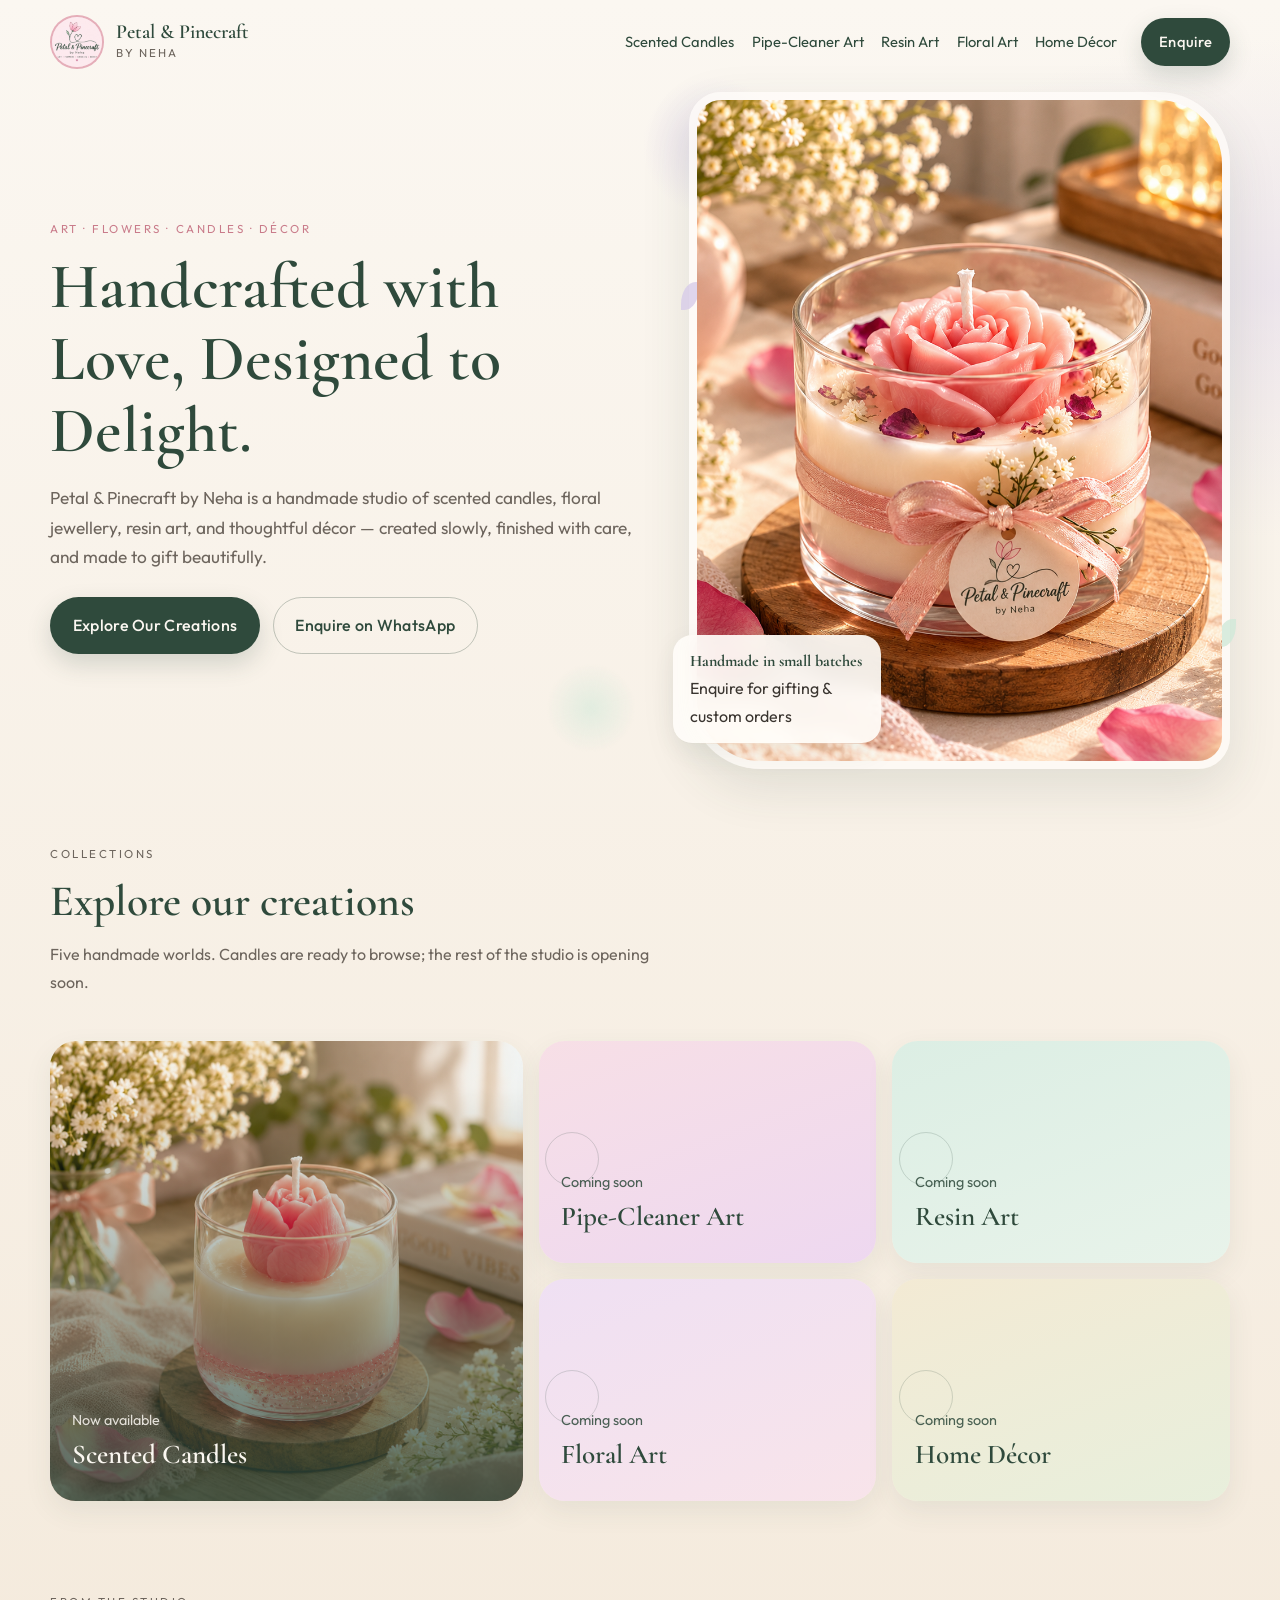
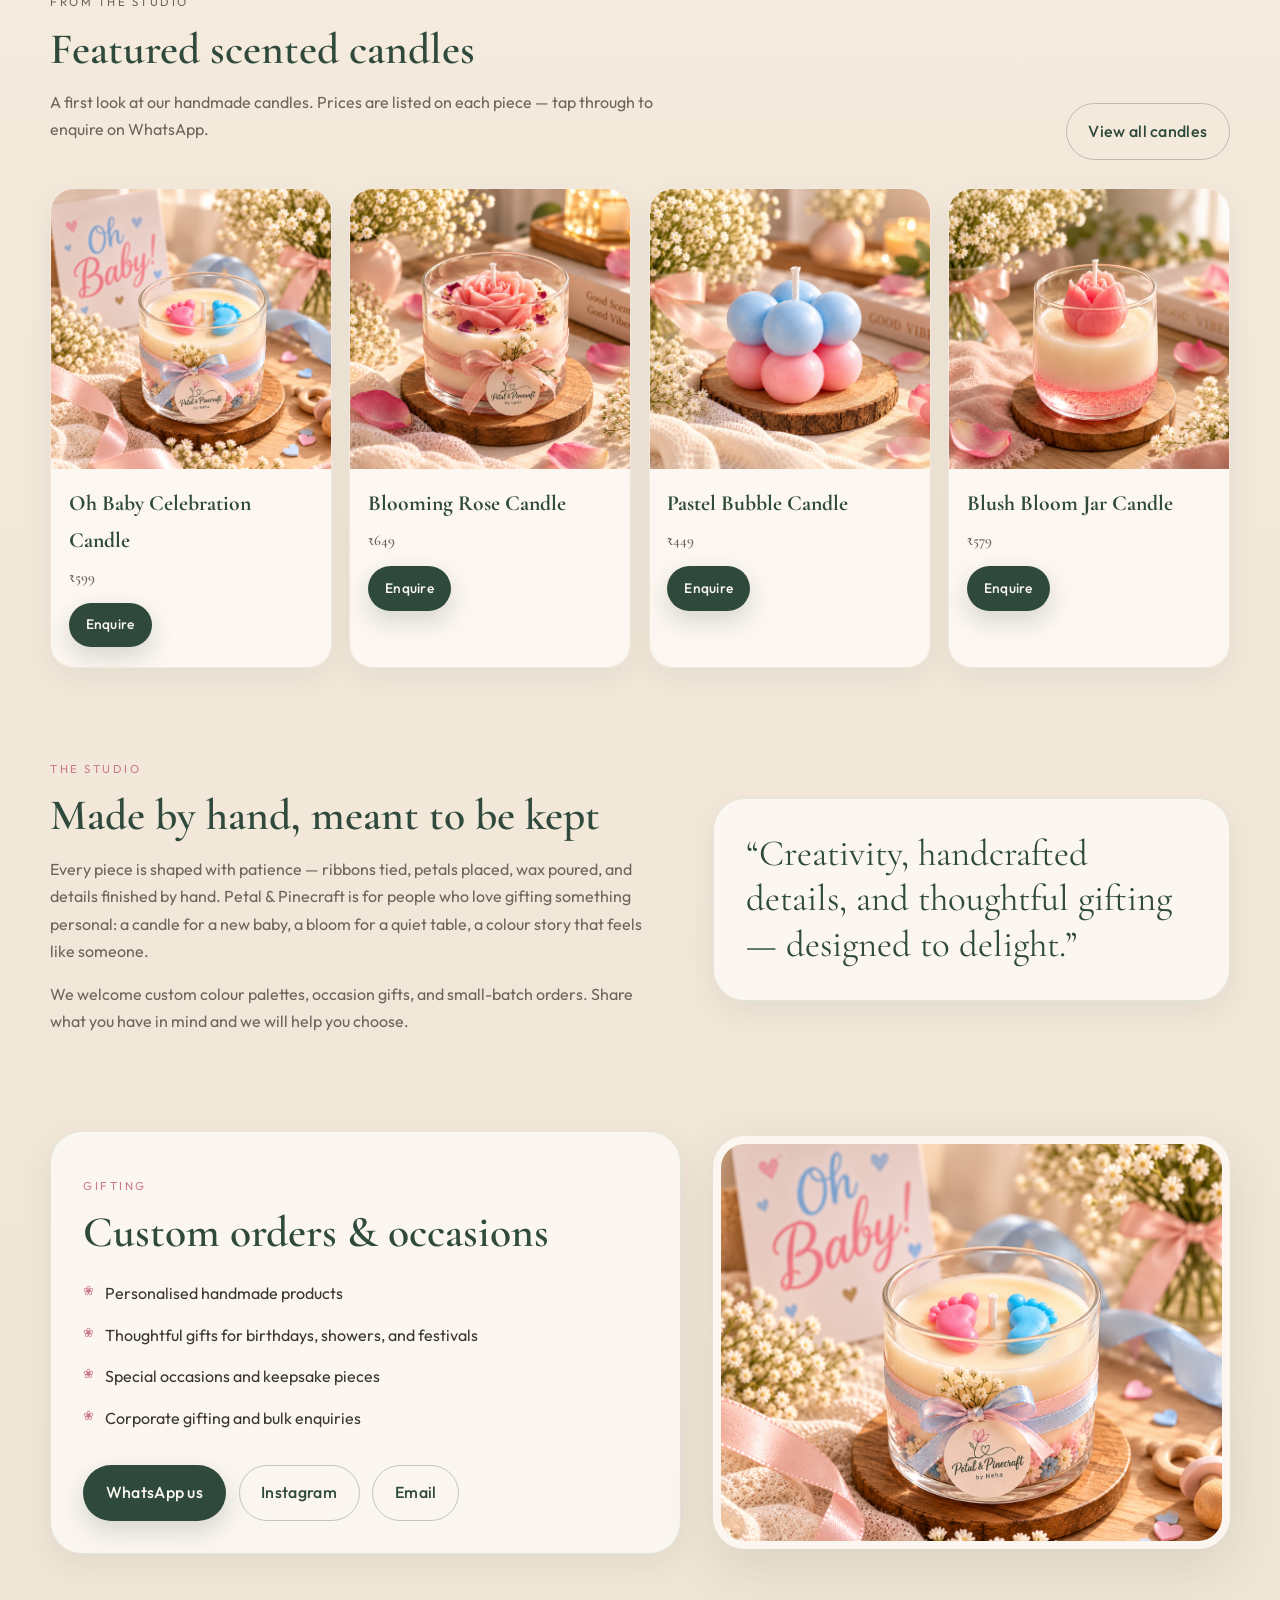
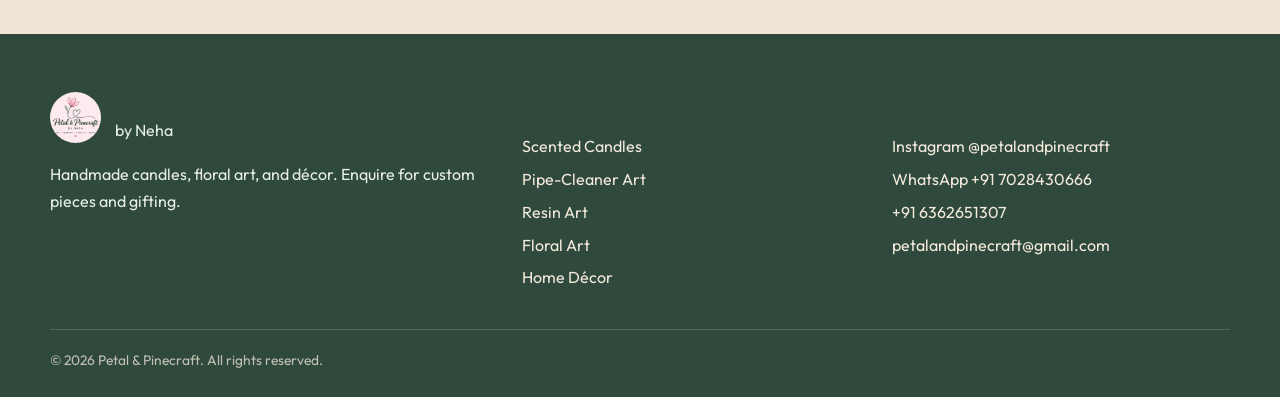
<file: index.html>
<!DOCTYPE html>
<html lang="en">
<head>
  <meta charset="UTF-8">
  <meta name="viewport" content="width=device-width, initial-scale=1">
  <title>Petal & Pinecraft | Handmade Candles, Floral Art & Home Décor</title>
  <meta name="description" content="Petal & Pinecraft by Neha — handmade scented candles, floral art, resin art, pipe-cleaner creations, and home décor. Enquire on WhatsApp or Instagram.">
  <link rel="canonical" href="https://petalandpinecraft.in/">
  <meta property="og:type" content="website">
  <meta property="og:title" content="Petal & Pinecraft | Handcrafted with Love">
  <meta property="og:description" content="Handmade candles, floral art, and décor created with care. Explore our creations and enquire for custom gifting.">
  <meta property="og:url" content="https://petalandpinecraft.in/">
  <meta property="og:image" content="https://petalandpinecraft.in/images/Petal%20%26%20Pinecraft%20Rose%20Candle.png">
  <meta name="twitter:card" content="summary_large_image">
  <link rel="icon" href="images/logo.jpeg" type="image/jpeg">
  <link rel="preconnect" href="https://fonts.googleapis.com">
  <link rel="preconnect" href="https://fonts.gstatic.com" crossorigin>
  <link href="https://fonts.googleapis.com/css2?family=Cormorant+Garamond:wght@500;600;700&family=Outfit:wght@300;400;500;600&display=swap" rel="stylesheet">
  <link rel="stylesheet" href="css/style.css">
</head>
<body>
  <a class="skip-link" href="#main">Skip to content</a>
  <header class="site-header" id="site-header">
    <div class="header-inner">
      <a class="brand" href="index.html">
        <img src="images/logo.jpeg" alt="Petal & Pinecraft logo" width="56" height="56">
        <span>
          <span class="brand-name">Petal & Pinecraft</span>
          <span class="brand-by">by Neha</span>
        </span>
      </a>
      <button class="nav-toggle" type="button" aria-expanded="false" aria-controls="site-nav" aria-label="Open menu">
        <span></span><span></span><span></span>
      </button>
      <nav id="site-nav" class="site-nav" aria-label="Primary">
        <ul>
          <li><a href="scented-candles.html">Scented Candles</a></li>
          <li><a href="pipe-cleaner-art.html">Pipe-Cleaner Art</a></li>
          <li><a href="resin-art.html">Resin Art</a></li>
          <li><a href="floral-art.html">Floral Art</a></li>
          <li><a href="home-decor.html">Home Décor</a></li>
        </ul>
        <a class="btn btn-nav" data-wa href="https://wa.me/917028430666?text=Hi%20Petal%20%26%20Pinecraft!%20I%20am%20interested%20in%20your%20handmade%20products.%20Could%20you%20please%20share%20the%20details%3F" target="_blank" rel="noopener noreferrer">Enquire</a>
      </nav>
    </div>
  </header>

  <main id="main">
    <section class="hero" aria-labelledby="hero-title">
      <div class="hero-copy">
        <p class="eyebrow">Art · Flowers · Candles · Décor</p>
        <h1 id="hero-title">Handcrafted with Love, Designed to Delight.</h1>
        <p class="lede">Petal &amp; Pinecraft by Neha is a handmade studio of scented candles, floral jewellery, resin art, and thoughtful décor — created slowly, finished with care, and made to gift beautifully.</p>
        <div class="hero-actions">
          <a class="btn" href="#creations">Explore Our Creations</a>
          <a class="btn btn-ghost" data-wa href="https://wa.me/917028430666?text=Hi%20Petal%20%26%20Pinecraft!%20I%20am%20interested%20in%20your%20handmade%20products.%20Could%20you%20please%20share%20the%20details%3F" target="_blank" rel="noopener noreferrer">Enquire on WhatsApp</a>
        </div>
      </div>
      <div class="hero-visual">
        <span class="petal one" aria-hidden="true"></span>
        <span class="petal two" aria-hidden="true"></span>
        <span class="petal three" aria-hidden="true"></span>
        <div class="hero-frame">
          <img src="images/Petal%20%26%20Pinecraft%20Rose%20Candle.png" alt="Handmade blooming rose candle by Petal &amp; Pinecraft">
        </div>
        <div class="hero-chip">
          <strong>Handmade in small batches</strong>
          <span>Enquire for gifting &amp; custom orders</span>
        </div>
      </div>
    </section>

    <section id="creations" aria-labelledby="cat-title">
      <div class="section-head">
        <div>
          <p class="eyebrow">Collections</p>
          <h2 id="cat-title">Explore our creations</h2>
          <p>Five handmade worlds. Candles are ready to browse; the rest of the studio is opening soon.</p>
        </div>
      </div>
      <div class="category-grid">
        <a class="category-card featured reveal" href="scented-candles.html">
          <img src="images/Romantic%20Pink%20Flower%20Candle%20Still%20Life.png" alt="Blush bloom jar candle from the scented candle collection">
          <em>Now available</em>
          <strong>Scented Candles</strong>
        </a>
        <a class="category-card c-pipe reveal" href="pipe-cleaner-art.html">
          <span class="leaf-mark" aria-hidden="true"></span>
          <em>Coming soon</em>
          <strong>Pipe-Cleaner Art</strong>
        </a>
        <a class="category-card c-resin reveal" href="resin-art.html">
          <span class="leaf-mark" aria-hidden="true"></span>
          <em>Coming soon</em>
          <strong>Resin Art</strong>
        </a>
        <a class="category-card c-floral reveal" href="floral-art.html">
          <span class="leaf-mark" aria-hidden="true"></span>
          <em>Coming soon</em>
          <strong>Floral Art</strong>
        </a>
        <a class="category-card c-decor reveal" href="home-decor.html">
          <span class="leaf-mark" aria-hidden="true"></span>
          <em>Coming soon</em>
          <strong>Home Décor</strong>
        </a>
      </div>
    </section>

    <section aria-labelledby="featured-title">
      <div class="section-head">
        <div>
          <p class="eyebrow">From the studio</p>
          <h2 id="featured-title">Featured scented candles</h2>
          <p>A first look at our handmade candles. Prices are listed on each piece — tap through to enquire on WhatsApp.</p>
        </div>
        <a class="btn btn-ghost" href="scented-candles.html">View all candles</a>
      </div>
      <div class="featured-grid" data-featured></div>
    </section>

    <section class="story" aria-labelledby="story-title">
      <div class="reveal">
        <p class="eyebrow">The studio</p>
        <h2 id="story-title">Made by hand, meant to be kept</h2>
        <p class="intro">Every piece is shaped with patience — ribbons tied, petals placed, wax poured, and details finished by hand. Petal &amp; Pinecraft is for people who love gifting something personal: a candle for a new baby, a bloom for a quiet table, a colour story that feels like someone.</p>
        <p class="intro">We welcome custom colour palettes, occasion gifts, and small-batch orders. Share what you have in mind and we will help you choose.</p>
      </div>
      <blockquote class="panel quote reveal">“Creativity, handcrafted details, and thoughtful gifting — designed to delight.”</blockquote>
    </section>

    <section class="gift" aria-labelledby="gift-title">
      <div class="panel reveal">
        <p class="eyebrow">Gifting</p>
        <h2 id="gift-title">Custom orders &amp; occasions</h2>
        <ul class="soft-list">
          <li>Personalised handmade products</li>
          <li>Thoughtful gifts for birthdays, showers, and festivals</li>
          <li>Special occasions and keepsake pieces</li>
          <li>Corporate gifting and bulk enquiries</li>
        </ul>
        <div class="hero-actions">
          <a class="btn" data-wa href="https://wa.me/917028430666?text=Hi%20Petal%20%26%20Pinecraft!%20I%20am%20interested%20in%20your%20handmade%20products.%20Could%20you%20please%20share%20the%20details%3F" target="_blank" rel="noopener noreferrer">WhatsApp us</a>
          <a class="btn btn-ghost" href="https://www.instagram.com/petalandpinecraft/" target="_blank" rel="noopener noreferrer">Instagram</a>
          <a class="btn btn-ghost" data-mail href="mailto:petalandpinecraft@gmail.com?subject=Enquiry%20from%20Petal%20%26%20Pinecraft%20website">Email</a>
        </div>
      </div>
      <div class="hero-visual reveal">
        <div class="hero-frame" style="aspect-ratio: 5 / 4; border-radius: 2rem;">
          <img src="images/Pastel%20Oh%20Baby%20Candle%20Still%20Life.png" alt="Oh Baby celebration candle styled with pastel ribbons and flowers" loading="lazy">
        </div>
      </div>
    </section>
  </main>

  <footer class="site-footer">
    <div class="footer-inner">
      <div>
        <div class="footer-brand">
          <img src="images/logo.jpeg" alt="" width="52" height="52">
          <div>
            <strong class="serif">Petal &amp; Pinecraft</strong><br>
            <span>by Neha</span>
          </div>
        </div>
        <p>Handmade candles, floral art, and décor. Enquire for custom pieces and gifting.</p>
      </div>
      <div>
        <h3>Explore</h3>
        <ul>
          <li><a href="scented-candles.html">Scented Candles</a></li>
          <li><a href="pipe-cleaner-art.html">Pipe-Cleaner Art</a></li>
          <li><a href="resin-art.html">Resin Art</a></li>
          <li><a href="floral-art.html">Floral Art</a></li>
          <li><a href="home-decor.html">Home Décor</a></li>
        </ul>
      </div>
      <div>
        <h3>Contact</h3>
        <ul>
          <li><a href="https://www.instagram.com/petalandpinecraft/" target="_blank" rel="noopener noreferrer">Instagram @petalandpinecraft</a></li>
          <li><a data-wa href="https://wa.me/917028430666" target="_blank" rel="noopener noreferrer">WhatsApp +91 7028430666</a></li>
          <li><a href="https://wa.me/916362651307" target="_blank" rel="noopener noreferrer">+91 6362651307</a></li>
          <li><a data-mail href="mailto:petalandpinecraft@gmail.com">petalandpinecraft@gmail.com</a></li>
        </ul>
      </div>
    </div>
    <p class="copyright">© <span id="year">2026</span> Petal &amp; Pinecraft. All rights reserved.</p>
  </footer>
  <script src="js/config.js"></script>
  <script src="js/main.js"></script>
</body>
</html>
</file>
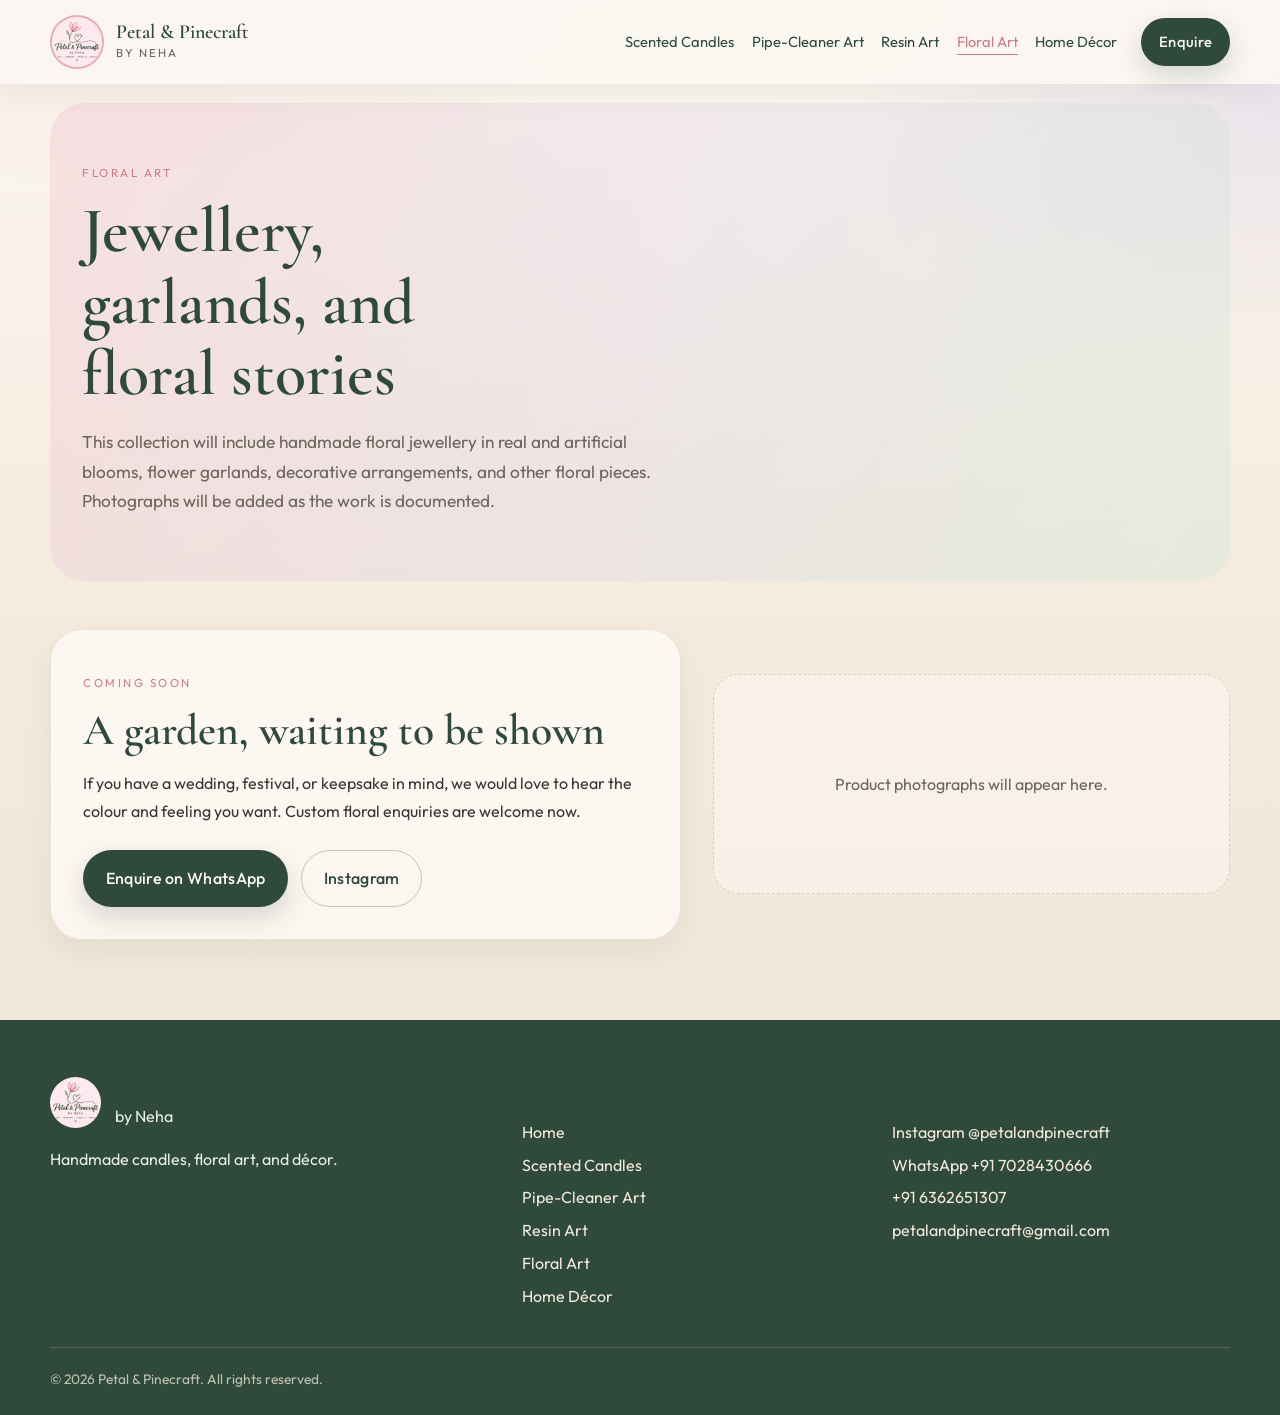
<file: floral-art.html>
<!DOCTYPE html>
<html lang="en">
<head>
  <meta charset="UTF-8">
  <meta name="viewport" content="width=device-width, initial-scale=1">
  <title>Floral Art, Jewellery &amp; Garlands | Petal & Pinecraft</title>
  <meta name="description" content="Floral jewellery, garlands, and handmade floral art by Petal & Pinecraft. Collection coming soon — enquire for custom floral pieces.">
  <link rel="canonical" href="https://petalandpinecraft.in/floral-art.html">
  <meta property="og:title" content="Floral Art | Petal & Pinecraft">
  <meta property="og:description" content="Handmade floral jewellery, garlands, and arrangements — coming soon. Enquire with Petal & Pinecraft.">
  <meta property="og:url" content="https://petalandpinecraft.in/floral-art.html">
  <meta property="og:image" content="https://petalandpinecraft.in/images/logo.jpeg">
  <link rel="icon" href="images/logo.jpeg" type="image/jpeg">
  <link rel="preconnect" href="https://fonts.googleapis.com">
  <link rel="preconnect" href="https://fonts.gstatic.com" crossorigin>
  <link href="https://fonts.googleapis.com/css2?family=Cormorant+Garamond:wght@500;600;700&family=Outfit:wght@300;400;500;600&display=swap" rel="stylesheet">
  <link rel="stylesheet" href="css/style.css">
</head>
<body>
  <a class="skip-link" href="#main">Skip to content</a>
  <header class="site-header solid" id="site-header">
    <div class="header-inner">
      <a class="brand" href="index.html">
        <img src="images/logo.jpeg" alt="Petal & Pinecraft logo" width="56" height="56">
        <span>
          <span class="brand-name">Petal & Pinecraft</span>
          <span class="brand-by">by Neha</span>
        </span>
      </a>
      <button class="nav-toggle" type="button" aria-expanded="false" aria-controls="site-nav" aria-label="Open menu">
        <span></span><span></span><span></span>
      </button>
      <nav id="site-nav" class="site-nav" aria-label="Primary">
        <ul>
          <li><a href="scented-candles.html">Scented Candles</a></li>
          <li><a href="pipe-cleaner-art.html">Pipe-Cleaner Art</a></li>
          <li><a href="resin-art.html">Resin Art</a></li>
          <li><a href="floral-art.html" aria-current="page">Floral Art</a></li>
          <li><a href="home-decor.html">Home Décor</a></li>
        </ul>
        <a class="btn btn-nav" data-wa href="https://wa.me/917028430666" target="_blank" rel="noopener noreferrer">Enquire</a>
      </nav>
    </div>
  </header>

  <main id="main">
    <header class="page-hero reveal">
      <p class="eyebrow">Floral art</p>
      <h1>Jewellery, garlands, and floral stories</h1>
      <p class="lede">This collection will include handmade floral jewellery in real and artificial blooms, flower garlands, decorative arrangements, and other floral pieces. Photographs will be added as the work is documented.</p>
    </header>

    <section class="coming">
      <div class="panel reveal">
        <p class="eyebrow">Coming soon</p>
        <h2>A garden, waiting to be shown</h2>
        <p>If you have a wedding, festival, or keepsake in mind, we would love to hear the colour and feeling you want. Custom floral enquiries are welcome now.</p>
        <div class="hero-actions">
          <a class="btn" data-wa href="https://wa.me/917028430666" target="_blank" rel="noopener noreferrer">Enquire on WhatsApp</a>
          <a class="btn btn-ghost" href="https://www.instagram.com/petalandpinecraft/" target="_blank" rel="noopener noreferrer">Instagram</a>
        </div>
      </div>
      <div class="empty-gallery reveal" data-gallery="floral" aria-live="polite">
        <p>Product photographs will appear here.</p>
      </div>
    </section>
  </main>

  <footer class="site-footer">
    <div class="footer-inner">
      <div>
        <div class="footer-brand">
          <img src="images/logo.jpeg" alt="" width="52" height="52">
          <div>
            <strong class="serif">Petal &amp; Pinecraft</strong><br>
            <span>by Neha</span>
          </div>
        </div>
        <p>Handmade candles, floral art, and décor.</p>
      </div>
      <div>
        <h3>Explore</h3>
        <ul>
          <li><a href="index.html">Home</a></li>
          <li><a href="scented-candles.html">Scented Candles</a></li>
          <li><a href="pipe-cleaner-art.html">Pipe-Cleaner Art</a></li>
          <li><a href="resin-art.html">Resin Art</a></li>
          <li><a href="floral-art.html">Floral Art</a></li>
          <li><a href="home-decor.html">Home Décor</a></li>
        </ul>
      </div>
      <div>
        <h3>Contact</h3>
        <ul>
          <li><a href="https://www.instagram.com/petalandpinecraft/" target="_blank" rel="noopener noreferrer">Instagram @petalandpinecraft</a></li>
          <li><a data-wa href="https://wa.me/917028430666" target="_blank" rel="noopener noreferrer">WhatsApp +91 7028430666</a></li>
          <li><a href="https://wa.me/916362651307" target="_blank" rel="noopener noreferrer">+91 6362651307</a></li>
          <li><a data-mail href="mailto:petalandpinecraft@gmail.com">petalandpinecraft@gmail.com</a></li>
        </ul>
      </div>
    </div>
    <p class="copyright">© <span id="year">2026</span> Petal &amp; Pinecraft. All rights reserved.</p>
  </footer>
  <script src="js/config.js"></script>
  <script src="js/main.js"></script>
</body>
</html>
</file>
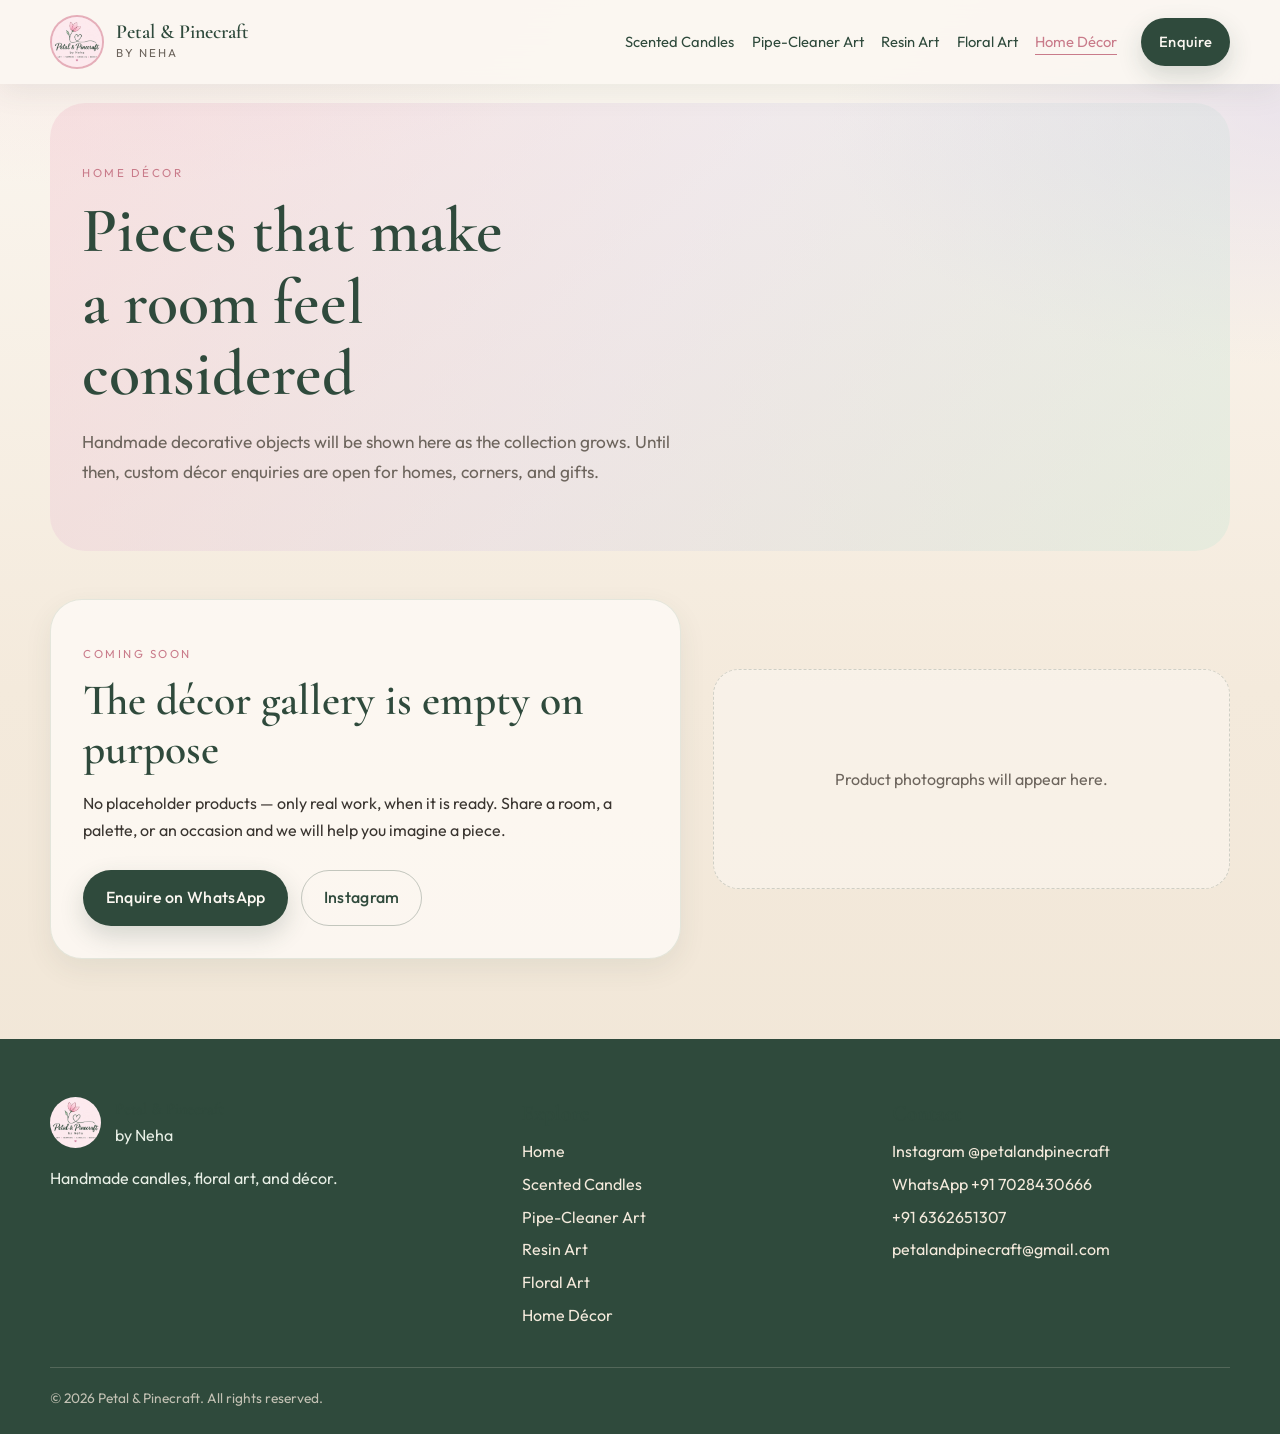
<file: home-decor.html>
<!DOCTYPE html>
<html lang="en">
<head>
  <meta charset="UTF-8">
  <meta name="viewport" content="width=device-width, initial-scale=1">
  <title>Handmade Home Décor | Petal & Pinecraft</title>
  <meta name="description" content="Handmade home décor by Petal & Pinecraft is coming soon. Enquire for custom decorative pieces and gifting.">
  <link rel="canonical" href="https://petalandpinecraft.in/home-decor.html">
  <meta property="og:title" content="Home Décor | Petal & Pinecraft">
  <meta property="og:description" content="A collection of handmade decorative pieces is on the way. Enquire with Petal & Pinecraft.">
  <meta property="og:url" content="https://petalandpinecraft.in/home-decor.html">
  <meta property="og:image" content="https://petalandpinecraft.in/images/logo.jpeg">
  <link rel="icon" href="images/logo.jpeg" type="image/jpeg">
  <link rel="preconnect" href="https://fonts.googleapis.com">
  <link rel="preconnect" href="https://fonts.gstatic.com" crossorigin>
  <link href="https://fonts.googleapis.com/css2?family=Cormorant+Garamond:wght@500;600;700&family=Outfit:wght@300;400;500;600&display=swap" rel="stylesheet">
  <link rel="stylesheet" href="css/style.css">
</head>
<body>
  <a class="skip-link" href="#main">Skip to content</a>
  <header class="site-header solid" id="site-header">
    <div class="header-inner">
      <a class="brand" href="index.html">
        <img src="images/logo.jpeg" alt="Petal & Pinecraft logo" width="56" height="56">
        <span>
          <span class="brand-name">Petal & Pinecraft</span>
          <span class="brand-by">by Neha</span>
        </span>
      </a>
      <button class="nav-toggle" type="button" aria-expanded="false" aria-controls="site-nav" aria-label="Open menu">
        <span></span><span></span><span></span>
      </button>
      <nav id="site-nav" class="site-nav" aria-label="Primary">
        <ul>
          <li><a href="scented-candles.html">Scented Candles</a></li>
          <li><a href="pipe-cleaner-art.html">Pipe-Cleaner Art</a></li>
          <li><a href="resin-art.html">Resin Art</a></li>
          <li><a href="floral-art.html">Floral Art</a></li>
          <li><a href="home-decor.html" aria-current="page">Home Décor</a></li>
        </ul>
        <a class="btn btn-nav" data-wa href="https://wa.me/917028430666" target="_blank" rel="noopener noreferrer">Enquire</a>
      </nav>
    </div>
  </header>

  <main id="main">
    <header class="page-hero reveal">
      <p class="eyebrow">Home décor</p>
      <h1>Pieces that make a room feel considered</h1>
      <p class="lede">Handmade decorative objects will be shown here as the collection grows. Until then, custom décor enquiries are open for homes, corners, and gifts.</p>
    </header>

    <section class="coming">
      <div class="panel reveal">
        <p class="eyebrow">Coming soon</p>
        <h2>The décor gallery is empty on purpose</h2>
        <p>No placeholder products — only real work, when it is ready. Share a room, a palette, or an occasion and we will help you imagine a piece.</p>
        <div class="hero-actions">
          <a class="btn" data-wa href="https://wa.me/917028430666" target="_blank" rel="noopener noreferrer">Enquire on WhatsApp</a>
          <a class="btn btn-ghost" href="https://www.instagram.com/petalandpinecraft/" target="_blank" rel="noopener noreferrer">Instagram</a>
        </div>
      </div>
      <div class="empty-gallery reveal" data-gallery="home-decor" aria-live="polite">
        <p>Product photographs will appear here.</p>
      </div>
    </section>
  </main>

  <footer class="site-footer">
    <div class="footer-inner">
      <div>
        <div class="footer-brand">
          <img src="images/logo.jpeg" alt="" width="52" height="52">
          <div>
            <strong class="serif">Petal &amp; Pinecraft</strong><br>
            <span>by Neha</span>
          </div>
        </div>
        <p>Handmade candles, floral art, and décor.</p>
      </div>
      <div>
        <h3>Explore</h3>
        <ul>
          <li><a href="index.html">Home</a></li>
          <li><a href="scented-candles.html">Scented Candles</a></li>
          <li><a href="pipe-cleaner-art.html">Pipe-Cleaner Art</a></li>
          <li><a href="resin-art.html">Resin Art</a></li>
          <li><a href="floral-art.html">Floral Art</a></li>
          <li><a href="home-decor.html">Home Décor</a></li>
        </ul>
      </div>
      <div>
        <h3>Contact</h3>
        <ul>
          <li><a href="https://www.instagram.com/petalandpinecraft/" target="_blank" rel="noopener noreferrer">Instagram @petalandpinecraft</a></li>
          <li><a data-wa href="https://wa.me/917028430666" target="_blank" rel="noopener noreferrer">WhatsApp +91 7028430666</a></li>
          <li><a href="https://wa.me/916362651307" target="_blank" rel="noopener noreferrer">+91 6362651307</a></li>
          <li><a data-mail href="mailto:petalandpinecraft@gmail.com">petalandpinecraft@gmail.com</a></li>
        </ul>
      </div>
    </div>
    <p class="copyright">© <span id="year">2026</span> Petal &amp; Pinecraft. All rights reserved.</p>
  </footer>
  <script src="js/config.js"></script>
  <script src="js/main.js"></script>
</body>
</html>
</file>
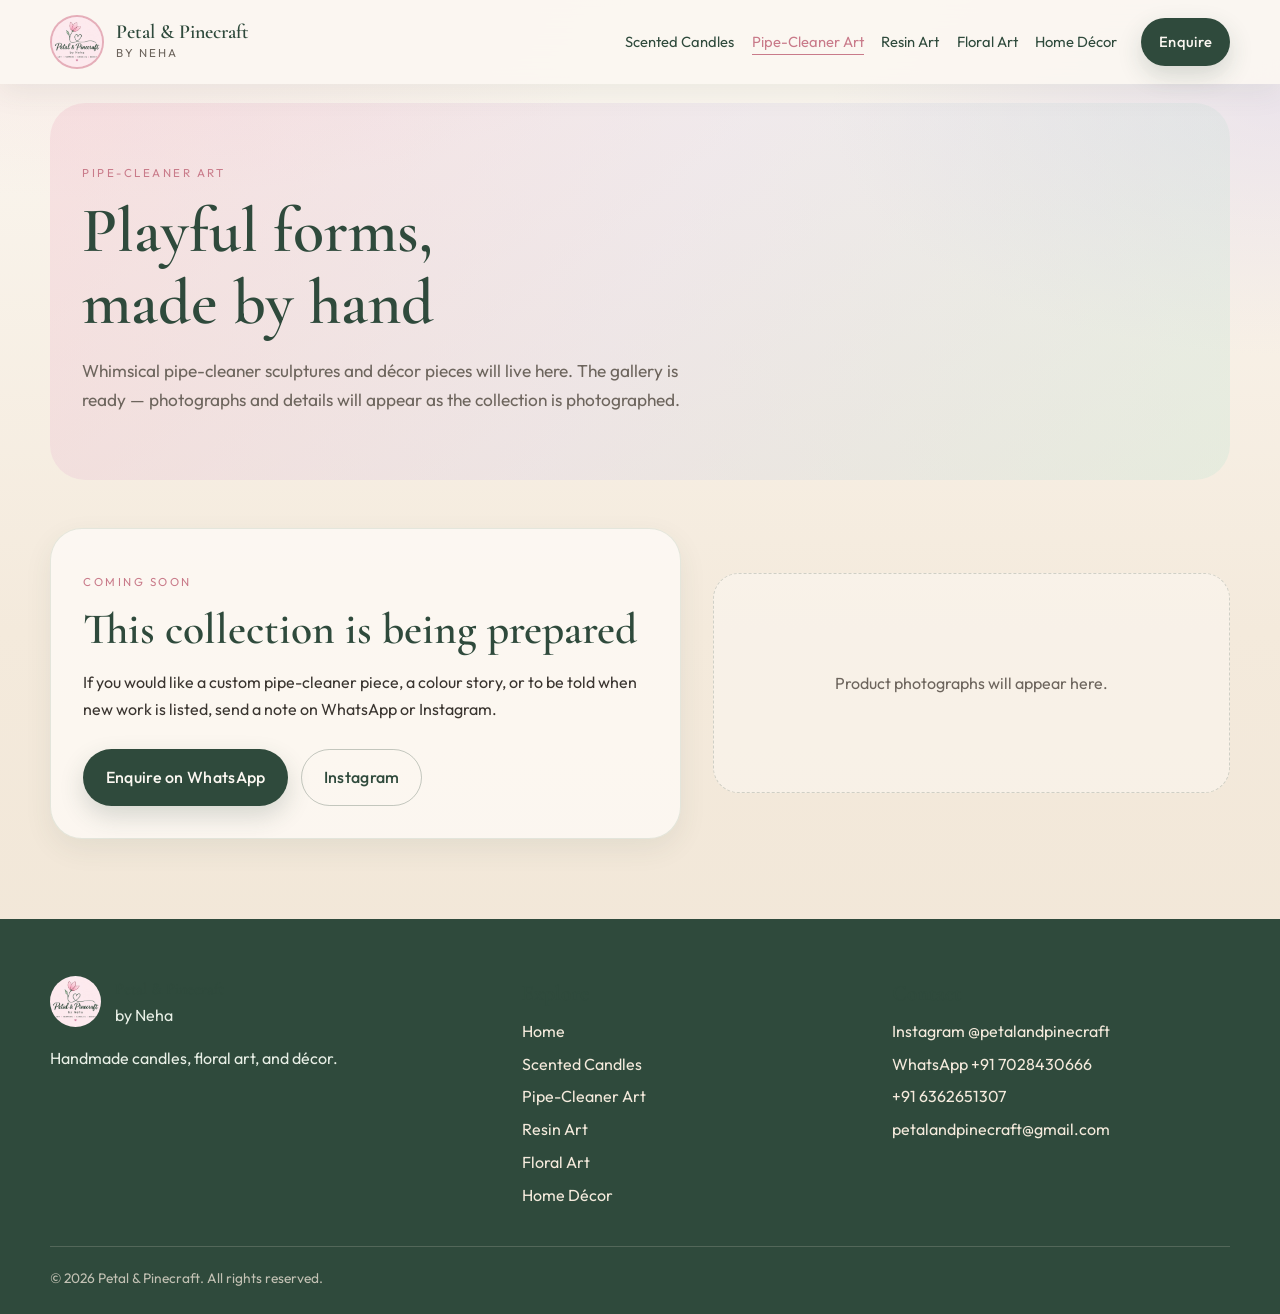
<file: pipe-cleaner-art.html>
<!DOCTYPE html>
<html lang="en">
<head>
  <meta charset="UTF-8">
  <meta name="viewport" content="width=device-width, initial-scale=1">
  <title>Pipe-Cleaner Art | Petal & Pinecraft</title>
  <meta name="description" content="Pipe-cleaner art by Petal & Pinecraft is coming soon. Enquire on WhatsApp or Instagram for custom handmade pieces.">
  <link rel="canonical" href="https://petalandpinecraft.in/pipe-cleaner-art.html">
  <meta property="og:title" content="Pipe-Cleaner Art | Petal & Pinecraft">
  <meta property="og:description" content="A new collection of handmade pipe-cleaner art is on the way. Enquire to be first to know.">
  <meta property="og:url" content="https://petalandpinecraft.in/pipe-cleaner-art.html">
  <meta property="og:image" content="https://petalandpinecraft.in/images/logo.jpeg">
  <link rel="icon" href="images/logo.jpeg" type="image/jpeg">
  <link rel="preconnect" href="https://fonts.googleapis.com">
  <link rel="preconnect" href="https://fonts.gstatic.com" crossorigin>
  <link href="https://fonts.googleapis.com/css2?family=Cormorant+Garamond:wght@500;600;700&family=Outfit:wght@300;400;500;600&display=swap" rel="stylesheet">
  <link rel="stylesheet" href="css/style.css">
</head>
<body>
  <a class="skip-link" href="#main">Skip to content</a>
  <header class="site-header solid" id="site-header">
    <div class="header-inner">
      <a class="brand" href="index.html">
        <img src="images/logo.jpeg" alt="Petal & Pinecraft logo" width="56" height="56">
        <span>
          <span class="brand-name">Petal & Pinecraft</span>
          <span class="brand-by">by Neha</span>
        </span>
      </a>
      <button class="nav-toggle" type="button" aria-expanded="false" aria-controls="site-nav" aria-label="Open menu">
        <span></span><span></span><span></span>
      </button>
      <nav id="site-nav" class="site-nav" aria-label="Primary">
        <ul>
          <li><a href="scented-candles.html">Scented Candles</a></li>
          <li><a href="pipe-cleaner-art.html" aria-current="page">Pipe-Cleaner Art</a></li>
          <li><a href="resin-art.html">Resin Art</a></li>
          <li><a href="floral-art.html">Floral Art</a></li>
          <li><a href="home-decor.html">Home Décor</a></li>
        </ul>
        <a class="btn btn-nav" data-wa href="https://wa.me/917028430666" target="_blank" rel="noopener noreferrer">Enquire</a>
      </nav>
    </div>
  </header>

  <main id="main">
    <header class="page-hero reveal">
      <p class="eyebrow">Pipe-cleaner art</p>
      <h1>Playful forms, made by hand</h1>
      <p class="lede">Whimsical pipe-cleaner sculptures and décor pieces will live here. The gallery is ready — photographs and details will appear as the collection is photographed.</p>
    </header>

    <section class="coming">
      <div class="panel reveal">
        <p class="eyebrow">Coming soon</p>
        <h2>This collection is being prepared</h2>
        <p>If you would like a custom pipe-cleaner piece, a colour story, or to be told when new work is listed, send a note on WhatsApp or Instagram.</p>
        <div class="hero-actions">
          <a class="btn" data-wa href="https://wa.me/917028430666" target="_blank" rel="noopener noreferrer">Enquire on WhatsApp</a>
          <a class="btn btn-ghost" href="https://www.instagram.com/petalandpinecraft/" target="_blank" rel="noopener noreferrer">Instagram</a>
        </div>
      </div>
      <div class="empty-gallery reveal" data-gallery="pipe-cleaner" aria-live="polite">
        <p>Product photographs will appear here.</p>
      </div>
    </section>
  </main>

  <footer class="site-footer">
    <div class="footer-inner">
      <div>
        <div class="footer-brand">
          <img src="images/logo.jpeg" alt="" width="52" height="52">
          <div>
            <strong class="serif">Petal &amp; Pinecraft</strong><br>
            <span>by Neha</span>
          </div>
        </div>
        <p>Handmade candles, floral art, and décor.</p>
      </div>
      <div>
        <h3>Explore</h3>
        <ul>
          <li><a href="index.html">Home</a></li>
          <li><a href="scented-candles.html">Scented Candles</a></li>
          <li><a href="pipe-cleaner-art.html">Pipe-Cleaner Art</a></li>
          <li><a href="resin-art.html">Resin Art</a></li>
          <li><a href="floral-art.html">Floral Art</a></li>
          <li><a href="home-decor.html">Home Décor</a></li>
        </ul>
      </div>
      <div>
        <h3>Contact</h3>
        <ul>
          <li><a href="https://www.instagram.com/petalandpinecraft/" target="_blank" rel="noopener noreferrer">Instagram @petalandpinecraft</a></li>
          <li><a data-wa href="https://wa.me/917028430666" target="_blank" rel="noopener noreferrer">WhatsApp +91 7028430666</a></li>
          <li><a href="https://wa.me/916362651307" target="_blank" rel="noopener noreferrer">+91 6362651307</a></li>
          <li><a data-mail href="mailto:petalandpinecraft@gmail.com">petalandpinecraft@gmail.com</a></li>
        </ul>
      </div>
    </div>
    <p class="copyright">© <span id="year">2026</span> Petal &amp; Pinecraft. All rights reserved.</p>
  </footer>
  <script src="js/config.js"></script>
  <script src="js/main.js"></script>
</body>
</html>
</file>
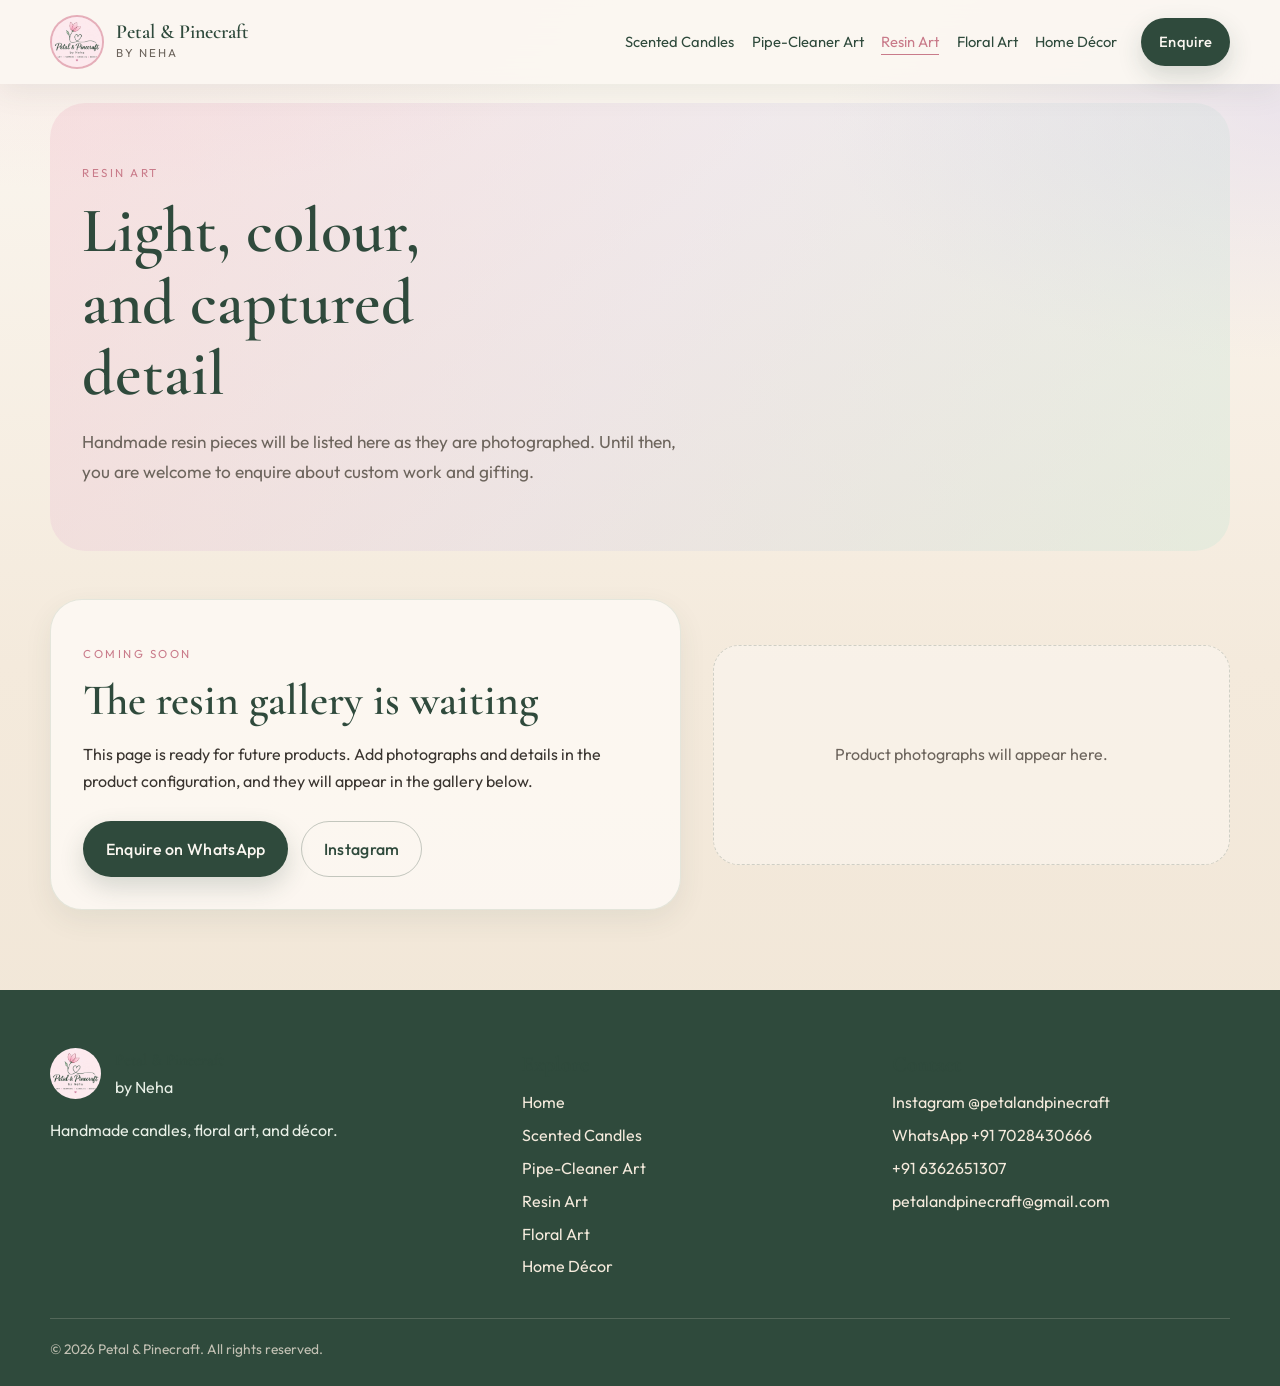
<file: resin-art.html>
<!DOCTYPE html>
<html lang="en">
<head>
  <meta charset="UTF-8">
  <meta name="viewport" content="width=device-width, initial-scale=1">
  <title>Resin Art | Petal & Pinecraft</title>
  <meta name="description" content="Handmade resin art by Petal & Pinecraft is coming soon. Enquire for custom pieces, gifting, and studio updates.">
  <link rel="canonical" href="https://petalandpinecraft.in/resin-art.html">
  <meta property="og:title" content="Resin Art | Petal & Pinecraft">
  <meta property="og:description" content="A resin art collection is on the way. Enquire with Petal & Pinecraft for custom handmade pieces.">
  <meta property="og:url" content="https://petalandpinecraft.in/resin-art.html">
  <meta property="og:image" content="https://petalandpinecraft.in/images/logo.jpeg">
  <link rel="icon" href="images/logo.jpeg" type="image/jpeg">
  <link rel="preconnect" href="https://fonts.googleapis.com">
  <link rel="preconnect" href="https://fonts.gstatic.com" crossorigin>
  <link href="https://fonts.googleapis.com/css2?family=Cormorant+Garamond:wght@500;600;700&family=Outfit:wght@300;400;500;600&display=swap" rel="stylesheet">
  <link rel="stylesheet" href="css/style.css">
</head>
<body>
  <a class="skip-link" href="#main">Skip to content</a>
  <header class="site-header solid" id="site-header">
    <div class="header-inner">
      <a class="brand" href="index.html">
        <img src="images/logo.jpeg" alt="Petal & Pinecraft logo" width="56" height="56">
        <span>
          <span class="brand-name">Petal & Pinecraft</span>
          <span class="brand-by">by Neha</span>
        </span>
      </a>
      <button class="nav-toggle" type="button" aria-expanded="false" aria-controls="site-nav" aria-label="Open menu">
        <span></span><span></span><span></span>
      </button>
      <nav id="site-nav" class="site-nav" aria-label="Primary">
        <ul>
          <li><a href="scented-candles.html">Scented Candles</a></li>
          <li><a href="pipe-cleaner-art.html">Pipe-Cleaner Art</a></li>
          <li><a href="resin-art.html" aria-current="page">Resin Art</a></li>
          <li><a href="floral-art.html">Floral Art</a></li>
          <li><a href="home-decor.html">Home Décor</a></li>
        </ul>
        <a class="btn btn-nav" data-wa href="https://wa.me/917028430666" target="_blank" rel="noopener noreferrer">Enquire</a>
      </nav>
    </div>
  </header>

  <main id="main">
    <header class="page-hero reveal">
      <p class="eyebrow">Resin art</p>
      <h1>Light, colour, and captured detail</h1>
      <p class="lede">Handmade resin pieces will be listed here as they are photographed. Until then, you are welcome to enquire about custom work and gifting.</p>
    </header>

    <section class="coming">
      <div class="panel reveal">
        <p class="eyebrow">Coming soon</p>
        <h2>The resin gallery is waiting</h2>
        <p>This page is ready for future products. Add photographs and details in the product configuration, and they will appear in the gallery below.</p>
        <div class="hero-actions">
          <a class="btn" data-wa href="https://wa.me/917028430666" target="_blank" rel="noopener noreferrer">Enquire on WhatsApp</a>
          <a class="btn btn-ghost" href="https://www.instagram.com/petalandpinecraft/" target="_blank" rel="noopener noreferrer">Instagram</a>
        </div>
      </div>
      <div class="empty-gallery reveal" data-gallery="resin" aria-live="polite">
        <p>Product photographs will appear here.</p>
      </div>
    </section>
  </main>

  <footer class="site-footer">
    <div class="footer-inner">
      <div>
        <div class="footer-brand">
          <img src="images/logo.jpeg" alt="" width="52" height="52">
          <div>
            <strong class="serif">Petal &amp; Pinecraft</strong><br>
            <span>by Neha</span>
          </div>
        </div>
        <p>Handmade candles, floral art, and décor.</p>
      </div>
      <div>
        <h3>Explore</h3>
        <ul>
          <li><a href="index.html">Home</a></li>
          <li><a href="scented-candles.html">Scented Candles</a></li>
          <li><a href="pipe-cleaner-art.html">Pipe-Cleaner Art</a></li>
          <li><a href="resin-art.html">Resin Art</a></li>
          <li><a href="floral-art.html">Floral Art</a></li>
          <li><a href="home-decor.html">Home Décor</a></li>
        </ul>
      </div>
      <div>
        <h3>Contact</h3>
        <ul>
          <li><a href="https://www.instagram.com/petalandpinecraft/" target="_blank" rel="noopener noreferrer">Instagram @petalandpinecraft</a></li>
          <li><a data-wa href="https://wa.me/917028430666" target="_blank" rel="noopener noreferrer">WhatsApp +91 7028430666</a></li>
          <li><a href="https://wa.me/916362651307" target="_blank" rel="noopener noreferrer">+91 6362651307</a></li>
          <li><a data-mail href="mailto:petalandpinecraft@gmail.com">petalandpinecraft@gmail.com</a></li>
        </ul>
      </div>
    </div>
    <p class="copyright">© <span id="year">2026</span> Petal &amp; Pinecraft. All rights reserved.</p>
  </footer>
  <script src="js/config.js"></script>
  <script src="js/main.js"></script>
</body>
</html>
</file>
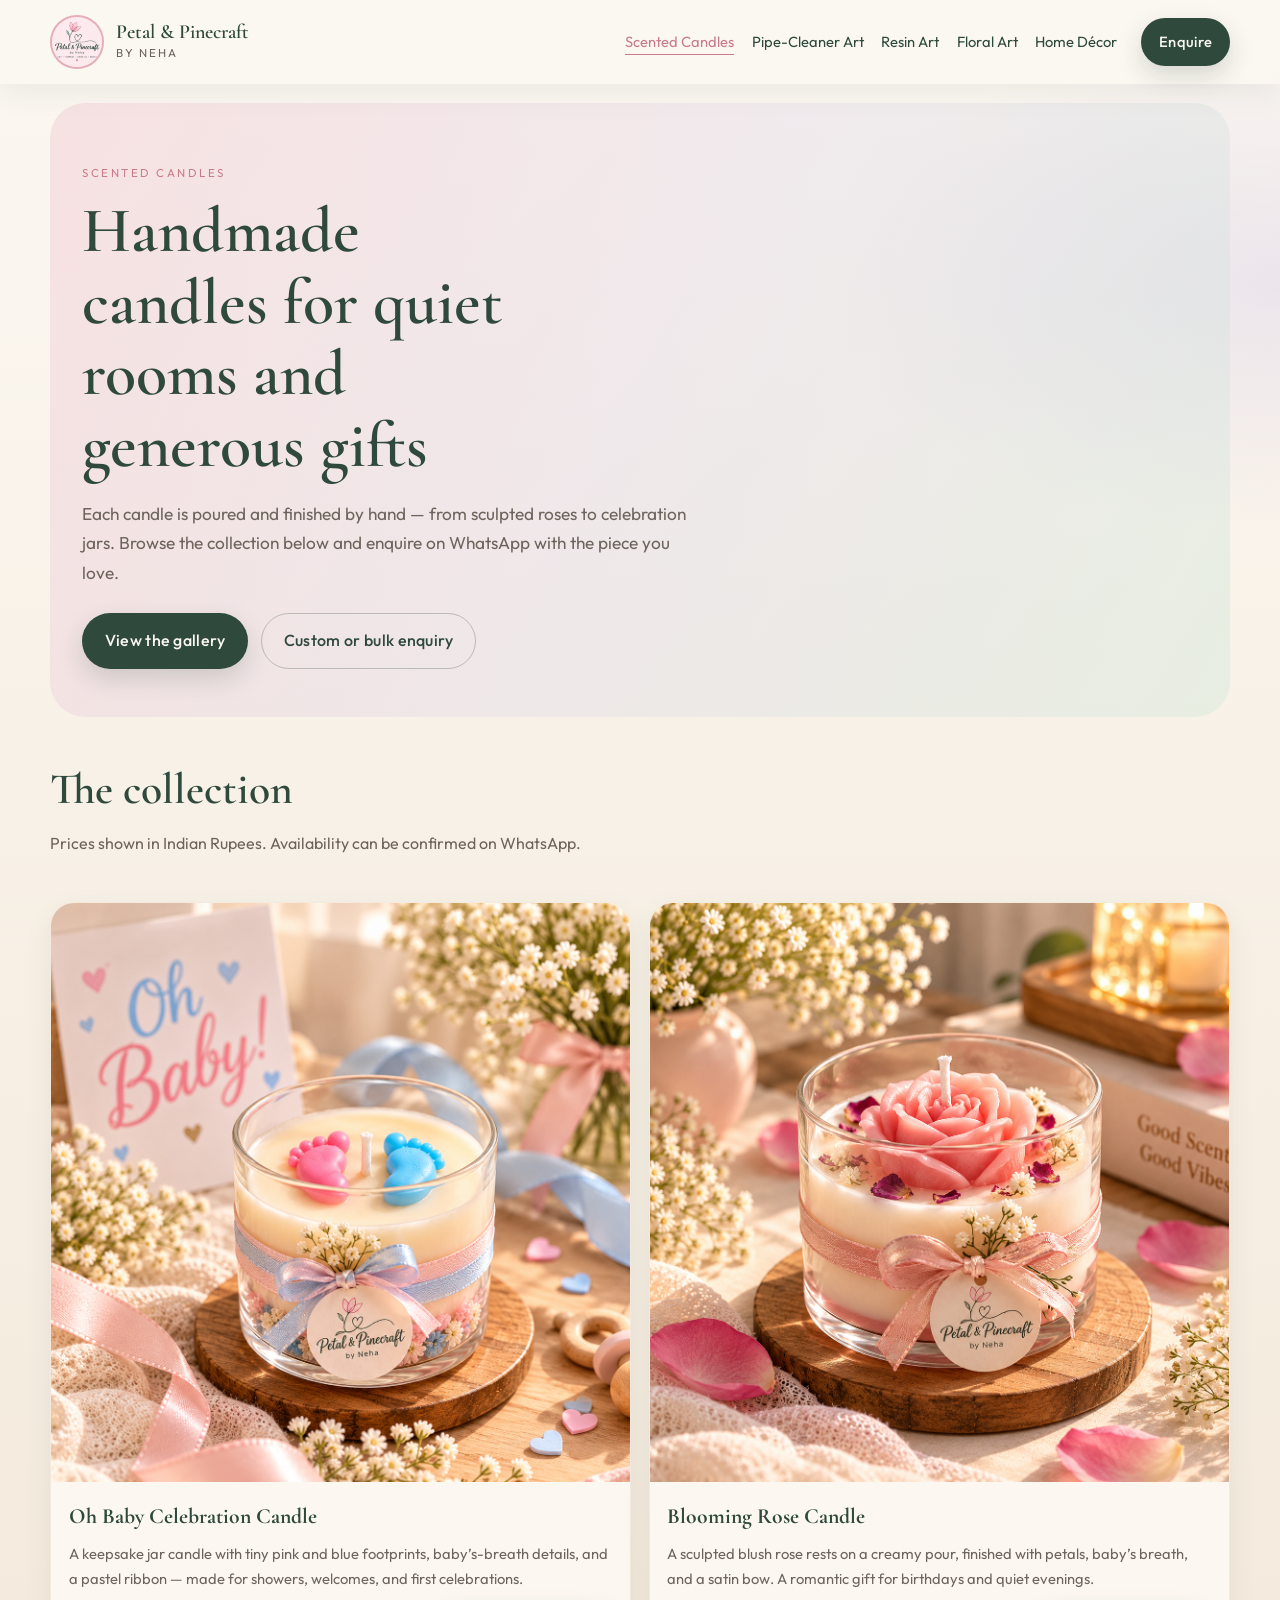
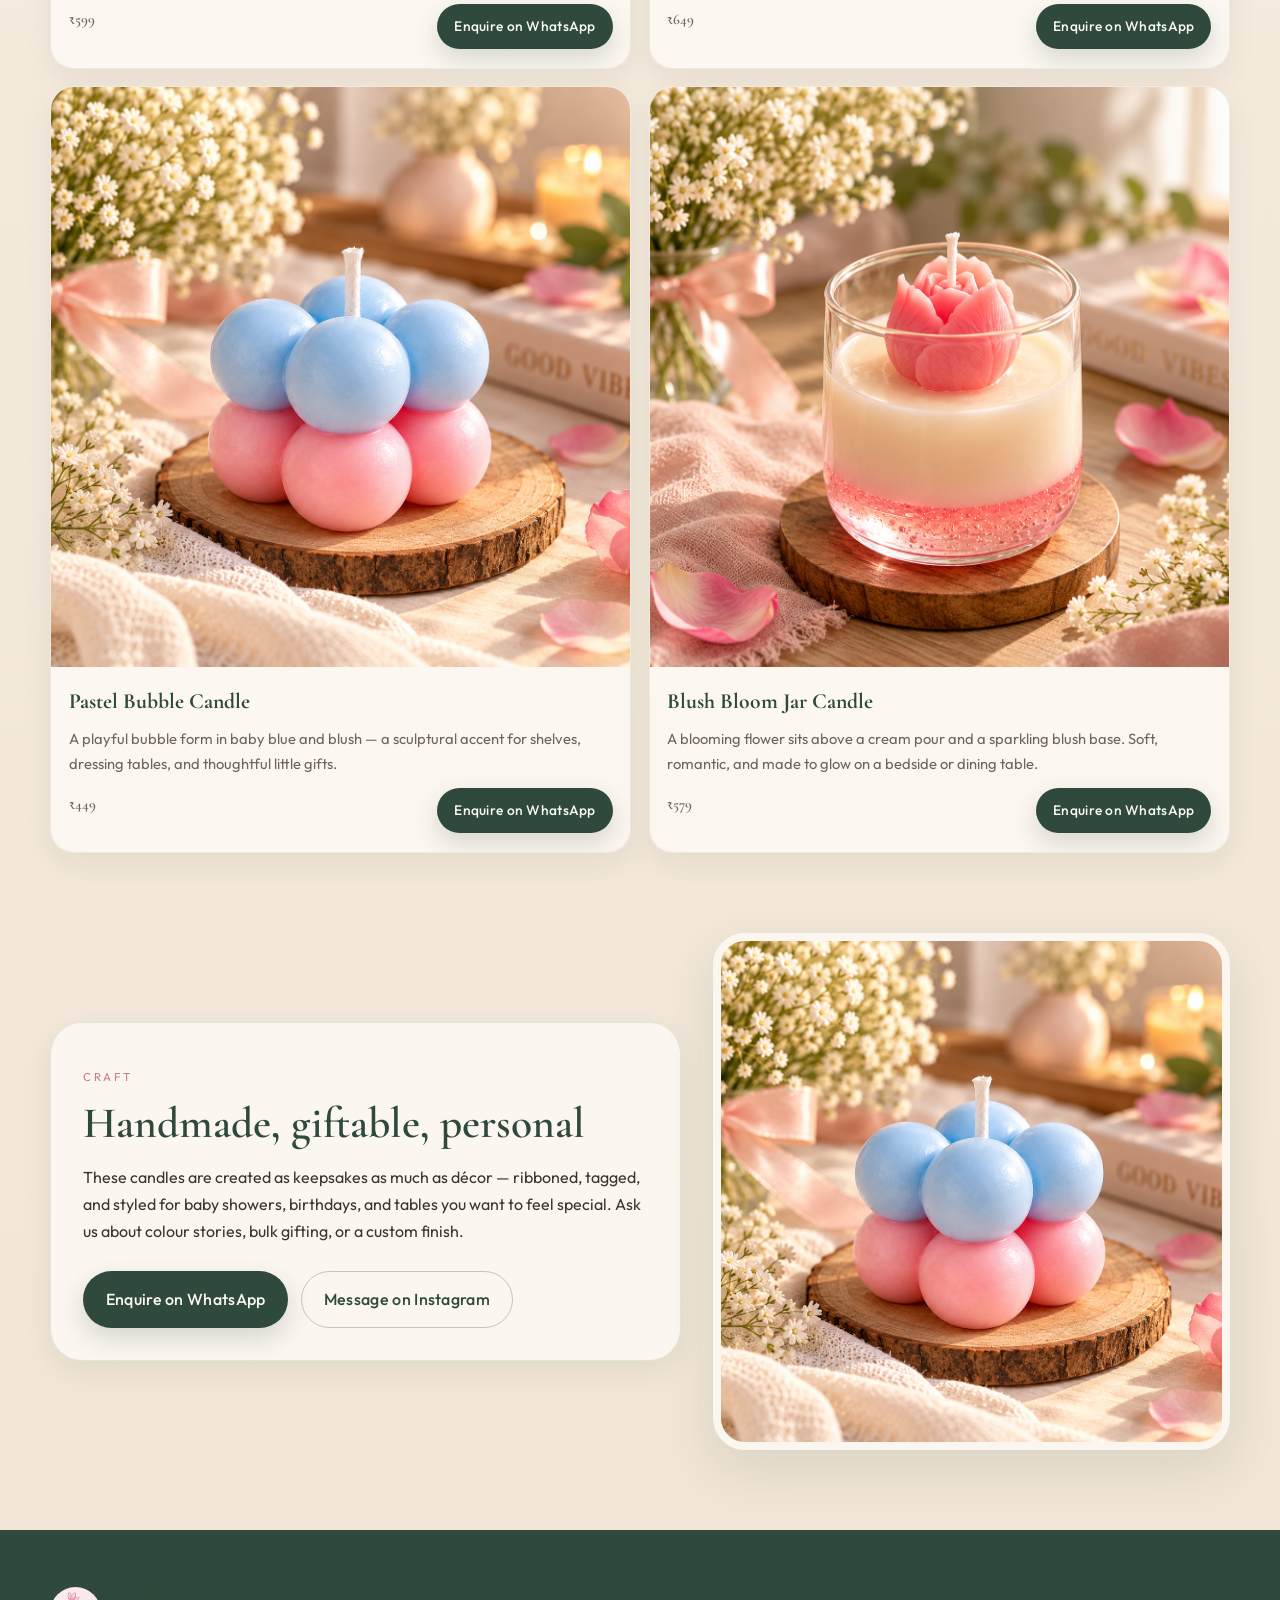
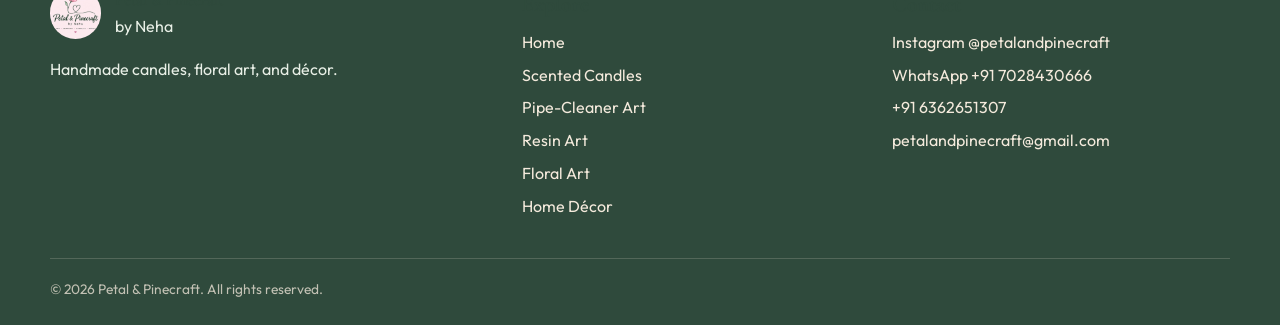
<file: scented-candles.html>
<!DOCTYPE html>
<html lang="en">
<head>
  <meta charset="UTF-8">
  <meta name="viewport" content="width=device-width, initial-scale=1">
  <title>Handmade Scented Candles | Petal & Pinecraft</title>
  <meta name="description" content="Browse handmade scented candles by Petal & Pinecraft. View pieces, prices, and enquire on WhatsApp for gifting or custom orders.">
  <link rel="canonical" href="https://petalandpinecraft.in/scented-candles.html">
  <meta property="og:title" content="Handmade Scented Candles | Petal & Pinecraft">
  <meta property="og:description" content="A boutique collection of handmade candles — enquire for gifting, bulk orders, and custom pieces.">
  <meta property="og:url" content="https://petalandpinecraft.in/scented-candles.html">
  <meta property="og:image" content="https://petalandpinecraft.in/images/Petal%20%26%20Pinecraft%20Rose%20Candle.png">
  <link rel="icon" href="images/logo.jpeg" type="image/jpeg">
  <link rel="preconnect" href="https://fonts.googleapis.com">
  <link rel="preconnect" href="https://fonts.gstatic.com" crossorigin>
  <link href="https://fonts.googleapis.com/css2?family=Cormorant+Garamond:wght@500;600;700&family=Outfit:wght@300;400;500;600&display=swap" rel="stylesheet">
  <link rel="stylesheet" href="css/style.css">
</head>
<body>
  <a class="skip-link" href="#main">Skip to content</a>
  <header class="site-header solid" id="site-header">
    <div class="header-inner">
      <a class="brand" href="index.html">
        <img src="images/logo.jpeg" alt="Petal & Pinecraft logo" width="56" height="56">
        <span>
          <span class="brand-name">Petal & Pinecraft</span>
          <span class="brand-by">by Neha</span>
        </span>
      </a>
      <button class="nav-toggle" type="button" aria-expanded="false" aria-controls="site-nav" aria-label="Open menu">
        <span></span><span></span><span></span>
      </button>
      <nav id="site-nav" class="site-nav" aria-label="Primary">
        <ul>
          <li><a href="scented-candles.html" aria-current="page">Scented Candles</a></li>
          <li><a href="pipe-cleaner-art.html">Pipe-Cleaner Art</a></li>
          <li><a href="resin-art.html">Resin Art</a></li>
          <li><a href="floral-art.html">Floral Art</a></li>
          <li><a href="home-decor.html">Home Décor</a></li>
        </ul>
        <a class="btn btn-nav" data-wa href="https://wa.me/917028430666" target="_blank" rel="noopener noreferrer">Enquire</a>
      </nav>
    </div>
  </header>

  <main id="main">
    <header class="page-hero reveal">
      <p class="eyebrow">Scented candles</p>
      <h1>Handmade candles for quiet rooms and generous gifts</h1>
      <p class="lede">Each candle is poured and finished by hand — from sculpted roses to celebration jars. Browse the collection below and enquire on WhatsApp with the piece you love.</p>
      <div class="hero-actions">
        <a class="btn" href="#gallery">View the gallery</a>
        <a class="btn btn-ghost" data-wa href="https://wa.me/917028430666" target="_blank" rel="noopener noreferrer">Custom or bulk enquiry</a>
      </div>
    </header>

    <section id="gallery" aria-labelledby="gallery-title">
      <div class="section-head">
        <div>
          <h2 id="gallery-title">The collection</h2>
          <p>Prices shown in Indian Rupees. Availability can be confirmed on WhatsApp.</p>
        </div>
      </div>
      <div class="product-grid" data-gallery="candles"></div>
    </section>

    <section class="coming" aria-labelledby="craft-title">
      <div class="panel reveal">
        <p class="eyebrow">Craft</p>
        <h2 id="craft-title">Handmade, giftable, personal</h2>
        <p>These candles are created as keepsakes as much as décor — ribboned, tagged, and styled for baby showers, birthdays, and tables you want to feel special. Ask us about colour stories, bulk gifting, or a custom finish.</p>
        <div class="hero-actions">
          <a class="btn" data-wa href="https://wa.me/917028430666" target="_blank" rel="noopener noreferrer">Enquire on WhatsApp</a>
          <a class="btn btn-ghost" href="https://www.instagram.com/petalandpinecraft/" target="_blank" rel="noopener noreferrer">Message on Instagram</a>
        </div>
      </div>
      <div class="hero-visual reveal">
        <div class="hero-frame" style="aspect-ratio: 1; border-radius: 2rem;">
          <img src="images/Pastel%20Bubble%20Candle%20Still%20Life.png" alt="Pastel bubble candle in blush pink and baby blue" loading="lazy">
        </div>
      </div>
    </section>
  </main>

  <footer class="site-footer">
    <div class="footer-inner">
      <div>
        <div class="footer-brand">
          <img src="images/logo.jpeg" alt="" width="52" height="52">
          <div>
            <strong class="serif">Petal &amp; Pinecraft</strong><br>
            <span>by Neha</span>
          </div>
        </div>
        <p>Handmade candles, floral art, and décor.</p>
      </div>
      <div>
        <h3>Explore</h3>
        <ul>
          <li><a href="index.html">Home</a></li>
          <li><a href="scented-candles.html">Scented Candles</a></li>
          <li><a href="pipe-cleaner-art.html">Pipe-Cleaner Art</a></li>
          <li><a href="resin-art.html">Resin Art</a></li>
          <li><a href="floral-art.html">Floral Art</a></li>
          <li><a href="home-decor.html">Home Décor</a></li>
        </ul>
      </div>
      <div>
        <h3>Contact</h3>
        <ul>
          <li><a href="https://www.instagram.com/petalandpinecraft/" target="_blank" rel="noopener noreferrer">Instagram @petalandpinecraft</a></li>
          <li><a data-wa href="https://wa.me/917028430666" target="_blank" rel="noopener noreferrer">WhatsApp +91 7028430666</a></li>
          <li><a href="https://wa.me/916362651307" target="_blank" rel="noopener noreferrer">+91 6362651307</a></li>
          <li><a data-mail href="mailto:petalandpinecraft@gmail.com">petalandpinecraft@gmail.com</a></li>
        </ul>
      </div>
    </div>
    <p class="copyright">© <span id="year">2026</span> Petal &amp; Pinecraft. All rights reserved.</p>
  </footer>
  <script src="js/config.js"></script>
  <script src="js/main.js"></script>
</body>
</html>
</file>
<file: css/style.css>
:root {
  --blush: #f3c9d2;
  --blush-deep: #c97b8a;
  --lavender: #d7cce8;
  --mint: #cfe8d8;
  --ivory: #fbf7f1;
  --cream: #f4eadc;
  --sage: #8fa98f;
  --botanical: #2f4a3c;
  --charcoal: #2b2926;
  --ink: #3a3530;
  --muted: #6d655d;
  --white: #fffdf9;
  --gold: #c4a484;
  --shadow: 0 18px 50px rgba(47, 74, 60, 0.12);
  --shadow-soft: 0 10px 28px rgba(47, 74, 60, 0.08);
  --radius: 1.6rem;
  --header-h: 5.25rem;
  --serif: "Cormorant Garamond", "Iowan Old Style", Georgia, serif;
  --sans: "Outfit", "Segoe UI", sans-serif;
}

*,
*::before,
*::after {
  box-sizing: border-box;
}

html {
  scroll-behavior: smooth;
  scroll-padding-top: 5.5rem;
}

body {
  margin: 0;
  font-family: var(--sans);
  color: var(--ink);
  background:
    radial-gradient(1200px 600px at 8% -10%, rgba(243, 201, 210, 0.45), transparent 55%),
    radial-gradient(900px 500px at 100% 8%, rgba(215, 204, 232, 0.4), transparent 50%),
    linear-gradient(180deg, var(--ivory), var(--cream) 48%, #efe4d4);
  line-height: 1.7;
  min-height: 100vh;
  overflow-x: hidden;
}

body.nav-open {
  overflow: hidden;
}

img {
  max-width: 100%;
  height: auto;
  display: block;
}

a {
  color: inherit;
}

.skip-link {
  position: absolute;
  left: 1rem;
  top: -4rem;
  background: var(--botanical);
  color: var(--ivory);
  padding: 0.6rem 1rem;
  border-radius: 999px;
  z-index: 100;
}

.skip-link:focus {
  top: 1rem;
}

.site-header {
  position: sticky;
  top: 0;
  z-index: 50;
  transition: background 0.35s ease, box-shadow 0.35s ease, backdrop-filter 0.35s ease;
}

.site-header.is-scrolled,
.site-header.solid {
  background: rgba(251, 247, 241, 0.92);
  backdrop-filter: blur(16px);
  box-shadow: 0 8px 30px rgba(47, 74, 60, 0.08);
}

.header-inner {
  width: min(1180px, calc(100% - 2rem));
  margin: 0 auto;
  min-height: var(--header-h);
  display: flex;
  align-items: center;
  justify-content: space-between;
  gap: 1rem;
}

.brand {
  display: flex;
  align-items: center;
  gap: 0.75rem;
  text-decoration: none;
}

.brand img {
  width: 3.35rem;
  height: 3.35rem;
  object-fit: cover;
  border-radius: 50%;
  border: 2px solid rgba(201, 123, 138, 0.35);
  background: var(--blush);
}

.brand-name {
  display: block;
  font-family: var(--serif);
  font-size: 1.25rem;
  font-weight: 600;
  color: var(--botanical);
  line-height: 1.1;
}

.brand-by {
  display: block;
  font-size: 0.72rem;
  letter-spacing: 0.18em;
  text-transform: uppercase;
  color: var(--muted);
}

.nav-toggle {
  display: none;
  width: 2.75rem;
  height: 2.75rem;
  border: 0;
  border-radius: 0.9rem;
  background: rgba(255, 253, 249, 0.7);
  cursor: pointer;
  position: relative;
}

.nav-toggle span {
  position: absolute;
  left: 0.7rem;
  right: 0.7rem;
  height: 2px;
  background: var(--botanical);
  border-radius: 99px;
  transition: transform 0.3s ease, opacity 0.3s ease, top 0.3s ease;
}

.nav-toggle span:nth-child(1) { top: 0.95rem; }
.nav-toggle span:nth-child(2) { top: 1.35rem; }
.nav-toggle span:nth-child(3) { top: 1.75rem; }

.nav-toggle.is-open span:nth-child(1) {
  top: 1.35rem;
  transform: rotate(45deg);
}

.nav-toggle.is-open span:nth-child(2) {
  opacity: 0;
}

.nav-toggle.is-open span:nth-child(3) {
  top: 1.35rem;
  transform: rotate(-45deg);
}

.site-nav {
  display: flex;
  align-items: center;
  gap: 1.5rem;
}

.site-nav ul {
  display: flex;
  gap: 0.35rem 1.1rem;
  list-style: none;
  margin: 0;
  padding: 0;
}

.site-nav a {
  text-decoration: none;
  font-size: 0.92rem;
  color: var(--botanical);
  position: relative;
}

.site-nav a:not(.btn)::after {
  content: "";
  position: absolute;
  left: 0;
  bottom: -0.25rem;
  width: 0;
  height: 1px;
  background: var(--blush-deep);
  transition: width 0.3s ease;
}

.site-nav a:not(.btn):hover::after,
.site-nav a:not(.btn):focus-visible::after,
.site-nav a[aria-current="page"]::after {
  width: 100%;
}

.site-nav a[aria-current="page"] {
  color: var(--blush-deep);
}

.site-nav a.btn,
.site-nav a.btn:hover,
.site-nav a.btn:focus-visible {
  color: var(--ivory);
}

.site-nav a.btn::after {
  display: none;
}

.btn {
  display: inline-flex;
  align-items: center;
  justify-content: center;
  gap: 0.4rem;
  padding: 0.85rem 1.35rem;
  border-radius: 999px;
  text-decoration: none;
  border: 1px solid transparent;
  font-weight: 500;
  letter-spacing: 0.02em;
  transition: transform 0.25s ease, box-shadow 0.25s ease, background 0.25s ease, color 0.25s ease;
  background: var(--botanical);
  color: var(--ivory);
  box-shadow: 0 10px 24px rgba(47, 74, 60, 0.18);
}

.btn:hover,
.btn:focus-visible {
  transform: translateY(-2px);
  background: #243a30;
}

.btn-ghost {
  background: transparent;
  color: var(--botanical);
  border-color: rgba(47, 74, 60, 0.28);
  box-shadow: none;
}

.btn-ghost:hover,
.btn-ghost:focus-visible {
  background: rgba(255, 253, 249, 0.7);
  color: var(--botanical);
}

.btn-small {
  padding: 0.6rem 1rem;
  font-size: 0.86rem;
}

.btn-nav {
  padding: 0.65rem 1.05rem;
  font-size: 0.86rem;
}

:focus-visible {
  outline: 2px solid var(--blush-deep);
  outline-offset: 3px;
}

.hero {
  width: min(1180px, calc(100% - 2rem));
  margin: 0.5rem auto 4rem;
  display: grid;
  grid-template-columns: 1.05fr 0.95fr;
  gap: 2.5rem;
  align-items: center;
  position: relative;
}

.hero::before,
.hero::after {
  content: "";
  position: absolute;
  border-radius: 50%;
  pointer-events: none;
  opacity: 0.55;
}

.hero::before {
  width: 140px;
  height: 140px;
  background: radial-gradient(circle, var(--lavender), transparent 70%);
  top: -1rem;
  right: 38%;
  animation: floaty 8s ease-in-out infinite;
}

.hero::after {
  width: 90px;
  height: 90px;
  background: radial-gradient(circle, var(--mint), transparent 70%);
  bottom: 1rem;
  left: 42%;
  animation: floaty 10s ease-in-out infinite reverse;
}

.eyebrow {
  display: inline-block;
  letter-spacing: 0.22em;
  text-transform: uppercase;
  font-size: 0.72rem;
  color: var(--blush-deep);
  margin-bottom: 0.8rem;
}

h1,
h2,
.serif {
  font-family: var(--serif);
  font-weight: 600;
  color: var(--botanical);
  line-height: 1.12;
}

h1 {
  font-size: clamp(2.4rem, 5vw, 4.5rem);
  margin: 0 0 1rem;
}

h2 {
  font-size: clamp(1.9rem, 3.4vw, 3rem);
  margin: 0 0 0.8rem;
}

h3 {
  font-family: var(--serif);
  font-size: 1.35rem;
  margin: 0 0 0.4rem;
  color: var(--botanical);
}

.lede {
  font-size: 1.08rem;
  color: var(--muted);
  max-width: 38rem;
}

.hero-actions {
  display: flex;
  flex-wrap: wrap;
  gap: 0.8rem;
  margin-top: 1.6rem;
}

.hero-visual {
  position: relative;
}

.hero-frame {
  border-radius: 2rem 4.5rem 2rem 4.5rem;
  overflow: hidden;
  box-shadow: var(--shadow);
  border: 8px solid rgba(255, 253, 249, 0.7);
  aspect-ratio: 4 / 5;
}

.hero-frame img {
  width: 100%;
  height: 100%;
  object-fit: cover;
  transform: scale(1.03);
}

.hero-chip {
  position: absolute;
  left: -1rem;
  bottom: 1.6rem;
  background: rgba(255, 253, 249, 0.92);
  backdrop-filter: blur(10px);
  padding: 0.85rem 1.1rem;
  border-radius: 1.2rem;
  box-shadow: var(--shadow-soft);
  max-width: 13rem;
}

.hero-chip strong {
  display: block;
  font-family: var(--serif);
  color: var(--botanical);
}

.petal {
  position: absolute;
  width: 18px;
  height: 28px;
  background: var(--blush);
  border-radius: 80% 0 80% 0;
  opacity: 0.8;
  animation: floaty 7s ease-in-out infinite;
}

.petal.one { top: 8%; right: 8%; }
.petal.two { top: 28%; left: -8px; animation-delay: -2s; background: var(--lavender); }
.petal.three { bottom: 18%; right: -6px; animation-delay: -4s; background: var(--mint); }

section {
  width: min(1180px, calc(100% - 2rem));
  margin: 0 auto 5rem;
}

.section-head {
  display: flex;
  justify-content: space-between;
  align-items: end;
  gap: 1.5rem;
  margin-bottom: 1.8rem;
}

.section-head p,
.intro {
  color: var(--muted);
  max-width: 38rem;
}

.category-grid {
  display: grid;
  grid-template-columns: 1.4fr 1fr 1fr;
  grid-template-rows: auto auto;
  gap: 1rem;
}

.category-card {
  position: relative;
  min-height: 220px;
  border-radius: var(--radius);
  overflow: hidden;
  text-decoration: none;
  display: flex;
  flex-direction: column;
  justify-content: flex-end;
  padding: 1.4rem;
  color: var(--botanical);
  box-shadow: var(--shadow-soft);
  transition: transform 0.35s ease, box-shadow 0.35s ease;
}

.category-card:hover,
.category-card:focus-visible {
  transform: translateY(-6px);
  box-shadow: var(--shadow);
}

.category-card.featured {
  grid-row: 1 / span 2;
  min-height: 460px;
  color: var(--ivory);
}

.category-card img {
  position: absolute;
  inset: 0;
  width: 100%;
  height: 100%;
  object-fit: cover;
  transition: transform 0.6s ease;
}

.category-card:hover img {
  transform: scale(1.06);
}

.category-card.featured::after {
  content: "";
  position: absolute;
  inset: 0;
  background: linear-gradient(180deg, rgba(47, 74, 60, 0.05) 10%, rgba(47, 74, 60, 0.82));
}

.category-card span,
.category-card strong,
.category-card em {
  position: relative;
  z-index: 1;
}

.category-card strong {
  font-family: var(--serif);
  font-size: 1.7rem;
  font-style: normal;
  font-weight: 600;
}

.category-card em {
  font-style: normal;
  font-size: 0.9rem;
  opacity: 0.86;
}

.c-pipe { background: linear-gradient(160deg, #f7dfe6, #eed8f0); }
.c-resin { background: linear-gradient(160deg, #dceee4, #e8f3ea); }
.c-floral { background: linear-gradient(160deg, #efe0f3, #f8e4ea); }
.c-decor { background: linear-gradient(160deg, #f3ead4, #e8efdc); }

.leaf-mark {
  position: absolute;
  right: 1rem;
  top: 1rem;
  width: 54px;
  height: 54px;
  border: 1px solid rgba(47, 74, 60, 0.18);
  border-radius: 50%;
}

.product-grid,
.featured-grid {
  display: grid;
  gap: 1.1rem;
}

.product-grid {
  grid-template-columns: repeat(2, 1fr);
}

.featured-grid {
  grid-template-columns: repeat(4, 1fr);
}

.product-card {
  background: rgba(255, 253, 249, 0.72);
  border: 1px solid rgba(201, 164, 132, 0.18);
  border-radius: 1.5rem;
  overflow: hidden;
  box-shadow: var(--shadow-soft);
  transition: transform 0.3s ease, box-shadow 0.3s ease;
}

.product-card:hover {
  transform: translateY(-6px);
  box-shadow: var(--shadow);
}

.product-media {
  aspect-ratio: 1;
  overflow: hidden;
  background: var(--cream);
}

.product-media img {
  width: 100%;
  height: 100%;
  object-fit: cover;
  transition: transform 0.55s ease;
}

.product-card:hover img {
  transform: scale(1.07);
}

.product-body {
  padding: 1rem 1.1rem 1.2rem;
}

.product-body p {
  margin: 0 0 0.8rem;
  color: var(--muted);
  font-size: 0.92rem;
}

.product-meta {
  display: flex;
  align-items: center;
  justify-content: space-between;
  gap: 0.6rem;
  flex-wrap: wrap;
}

.price {
  font-family: var(--serif);
  font-size: 1.35rem;
  color: var(--botanical);
  margin: 0;
  font-weight: 600;
}

.story,
.gift,
.coming {
  display: grid;
  grid-template-columns: 1.1fr 0.9fr;
  gap: 2rem;
  align-items: center;
}

.panel {
  background: rgba(255, 253, 249, 0.7);
  border-radius: 2rem;
  padding: 2rem;
  border: 1px solid rgba(143, 169, 143, 0.22);
  box-shadow: var(--shadow-soft);
}

.quote {
  font-family: var(--serif);
  font-size: clamp(1.6rem, 3vw, 2.3rem);
  color: var(--botanical);
  line-height: 1.25;
  margin: 0;
}

.soft-list {
  list-style: none;
  padding: 0;
  margin: 1rem 0 1.5rem;
}

.soft-list li {
  padding: 0.45rem 0 0.45rem 1.4rem;
  position: relative;
}

.soft-list li::before {
  content: "❀";
  position: absolute;
  left: 0;
  color: var(--blush-deep);
  font-size: 0.8rem;
}

.page-hero {
  width: min(1180px, calc(100% - 2rem));
  margin: 1.2rem auto 3rem;
  padding: 3rem 2rem;
  border-radius: 2.2rem;
  background:
    linear-gradient(120deg, rgba(243, 201, 210, 0.45), rgba(215, 204, 232, 0.28), rgba(207, 232, 216, 0.4));
  position: relative;
  overflow: hidden;
}

.page-hero h1 {
  max-width: 14ch;
}

.empty-gallery {
  min-height: 220px;
  border: 1.5px dashed rgba(47, 74, 60, 0.2);
  border-radius: 1.6rem;
  display: grid;
  place-items: center;
  color: var(--muted);
  background: rgba(255, 253, 249, 0.4);
  text-align: center;
  padding: 2rem;
}

.site-footer {
  background: var(--botanical);
  color: #e8efe6;
  padding: 3.5rem 0 1.5rem;
  margin-top: 2rem;
}

.footer-inner {
  width: min(1180px, calc(100% - 2rem));
  margin: 0 auto;
  display: grid;
  grid-template-columns: 1.3fr 1fr 1fr;
  gap: 2rem;
}

.site-footer a {
  color: #f4eadc;
  text-decoration: none;
}

.site-footer a:hover,
.site-footer a:focus-visible {
  color: var(--blush);
}

.footer-brand {
  display: flex;
  gap: 0.85rem;
  align-items: center;
  margin-bottom: 0.8rem;
}

.footer-brand img {
  width: 3.2rem;
  height: 3.2rem;
  border-radius: 50%;
  object-fit: cover;
}

.site-footer ul {
  list-style: none;
  margin: 0;
  padding: 0;
}

.site-footer li {
  margin: 0.35rem 0;
}

.copyright {
  width: min(1180px, calc(100% - 2rem));
  margin: 2rem auto 0;
  padding-top: 1.2rem;
  border-top: 1px solid rgba(244, 234, 220, 0.18);
  font-size: 0.86rem;
  color: rgba(244, 234, 220, 0.75);
}

html.js .reveal {
  opacity: 0;
  transform: translateY(22px);
  transition: opacity 0.7s ease, transform 0.7s ease;
}

html.js .reveal.is-visible,
.reveal.is-visible {
  opacity: 1;
  transform: none;
}

.hero-copy {
  animation: rise 0.9s ease both;
}

.hero-visual {
  animation: rise 1.1s 0.15s ease both;
}

@keyframes rise {
  from {
    opacity: 0;
    transform: translateY(18px);
  }
  to {
    opacity: 1;
    transform: none;
  }
}

@keyframes floaty {
  0%, 100% { transform: translateY(0); }
  50% { transform: translateY(-12px); }
}

.error-page {
  min-height: 70vh;
  display: grid;
  place-items: center;
  text-align: center;
  padding: 3rem 1rem;
}

@media (max-width: 980px) {
  .hero,
  .story,
  .gift,
  .coming,
  .footer-inner {
    grid-template-columns: 1fr;
  }

  .category-grid {
    grid-template-columns: 1fr 1fr;
  }

  .category-card.featured {
    grid-row: auto;
    min-height: 320px;
    grid-column: 1 / -1;
  }

  .product-grid,
  .featured-grid {
    grid-template-columns: 1fr 1fr;
  }

  .nav-toggle {
    display: block;
    z-index: 60;
  }

  .site-nav {
    position: fixed;
    inset: 0 0 auto auto;
    width: min(100%, 22rem);
    height: 100vh;
    background: rgba(251, 247, 241, 0.97);
    flex-direction: column;
    align-items: flex-start;
    padding: 6rem 1.6rem 2rem;
    transform: translateX(110%);
    transition: transform 0.35s ease;
    box-shadow: var(--shadow);
  }

  .site-nav.is-open {
    transform: none;
  }

  .site-nav ul {
    flex-direction: column;
    width: 100%;
    gap: 1rem;
  }

  .hero-chip {
    left: 0.8rem;
  }
}

@media (max-width: 640px) {
  .category-grid,
  .product-grid,
  .featured-grid {
    grid-template-columns: 1fr;
  }

  .section-head {
    flex-direction: column;
    align-items: flex-start;
  }

  .page-hero {
    padding: 2.2rem 1.2rem;
  }

  .hero-frame {
    border-radius: 1.6rem 2.6rem 1.6rem 2.6rem;
  }
}

@media (prefers-reduced-motion: reduce) {
  html { scroll-behavior: auto; }

  *,
  *::before,
  *::after {
    animation: none !important;
    transition: none !important;
  }

  html.js .reveal {
    opacity: 1;
    transform: none;
  }
}
</file>
